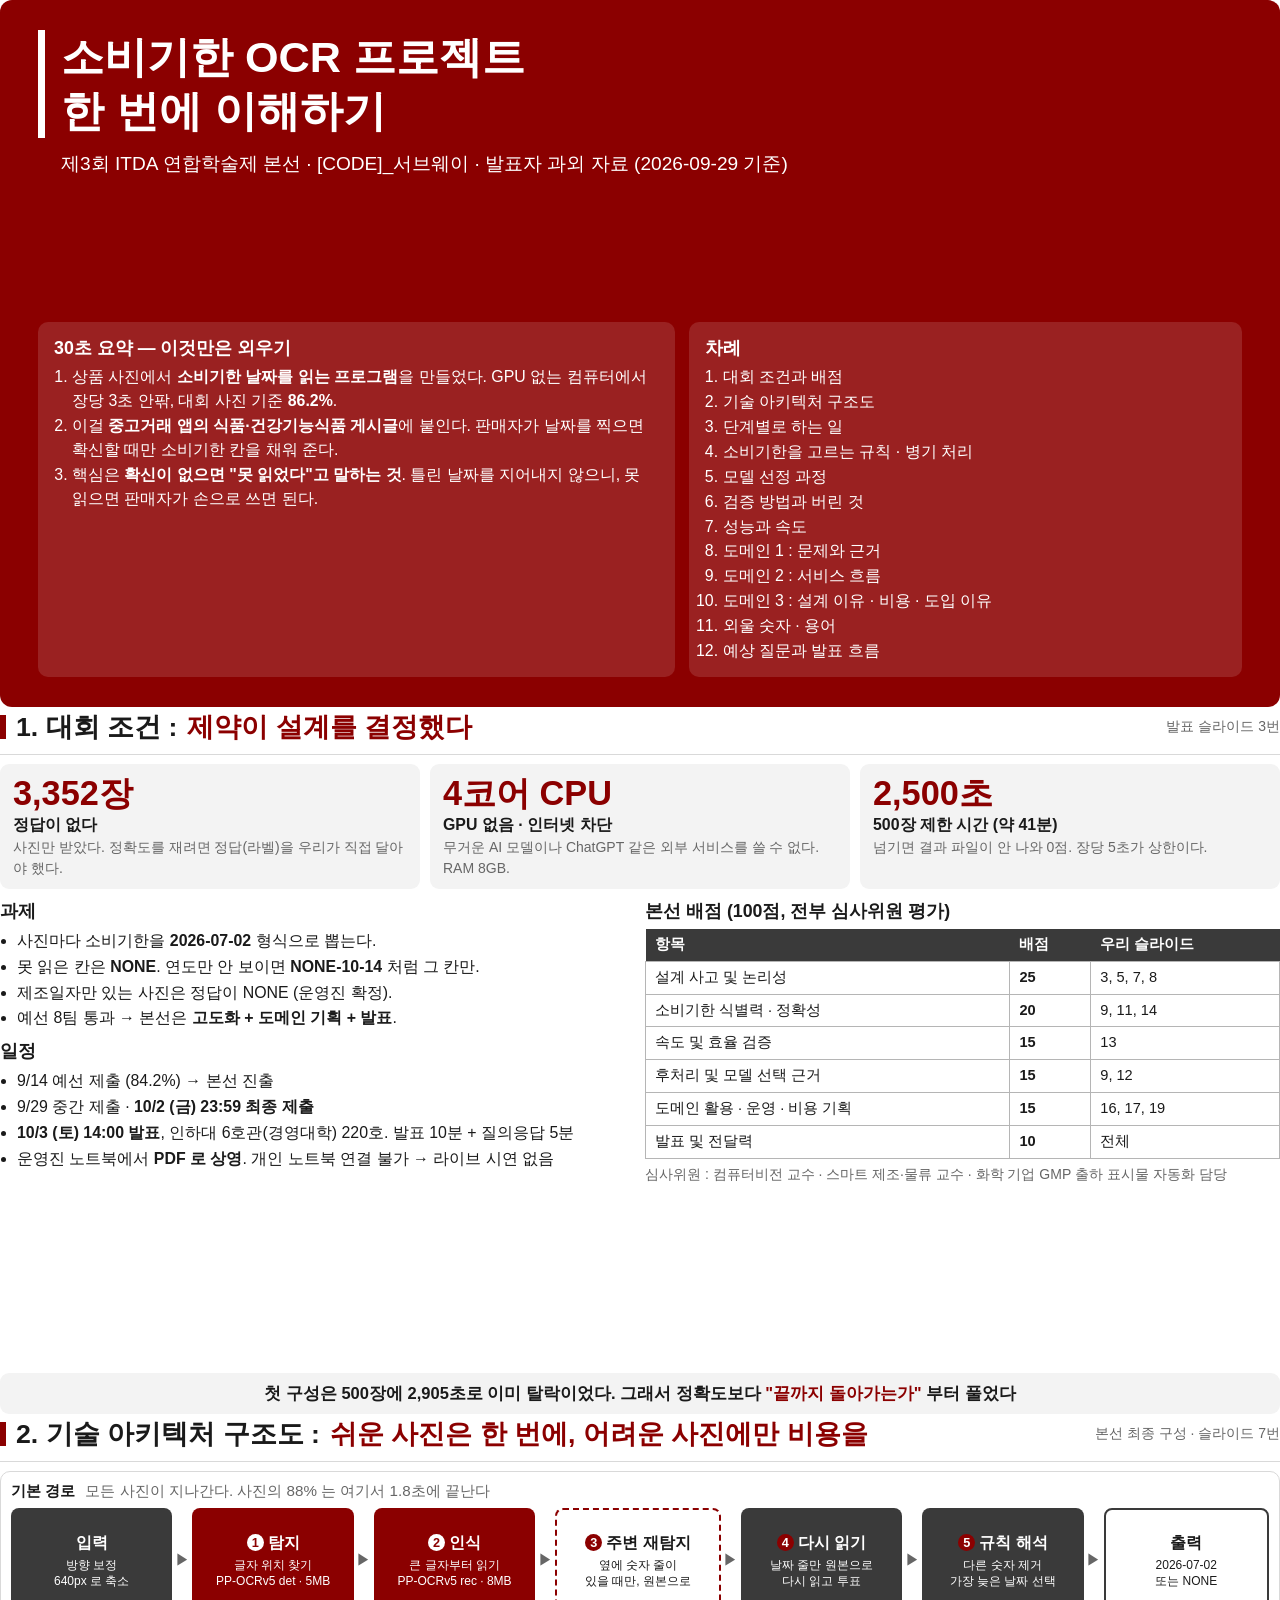
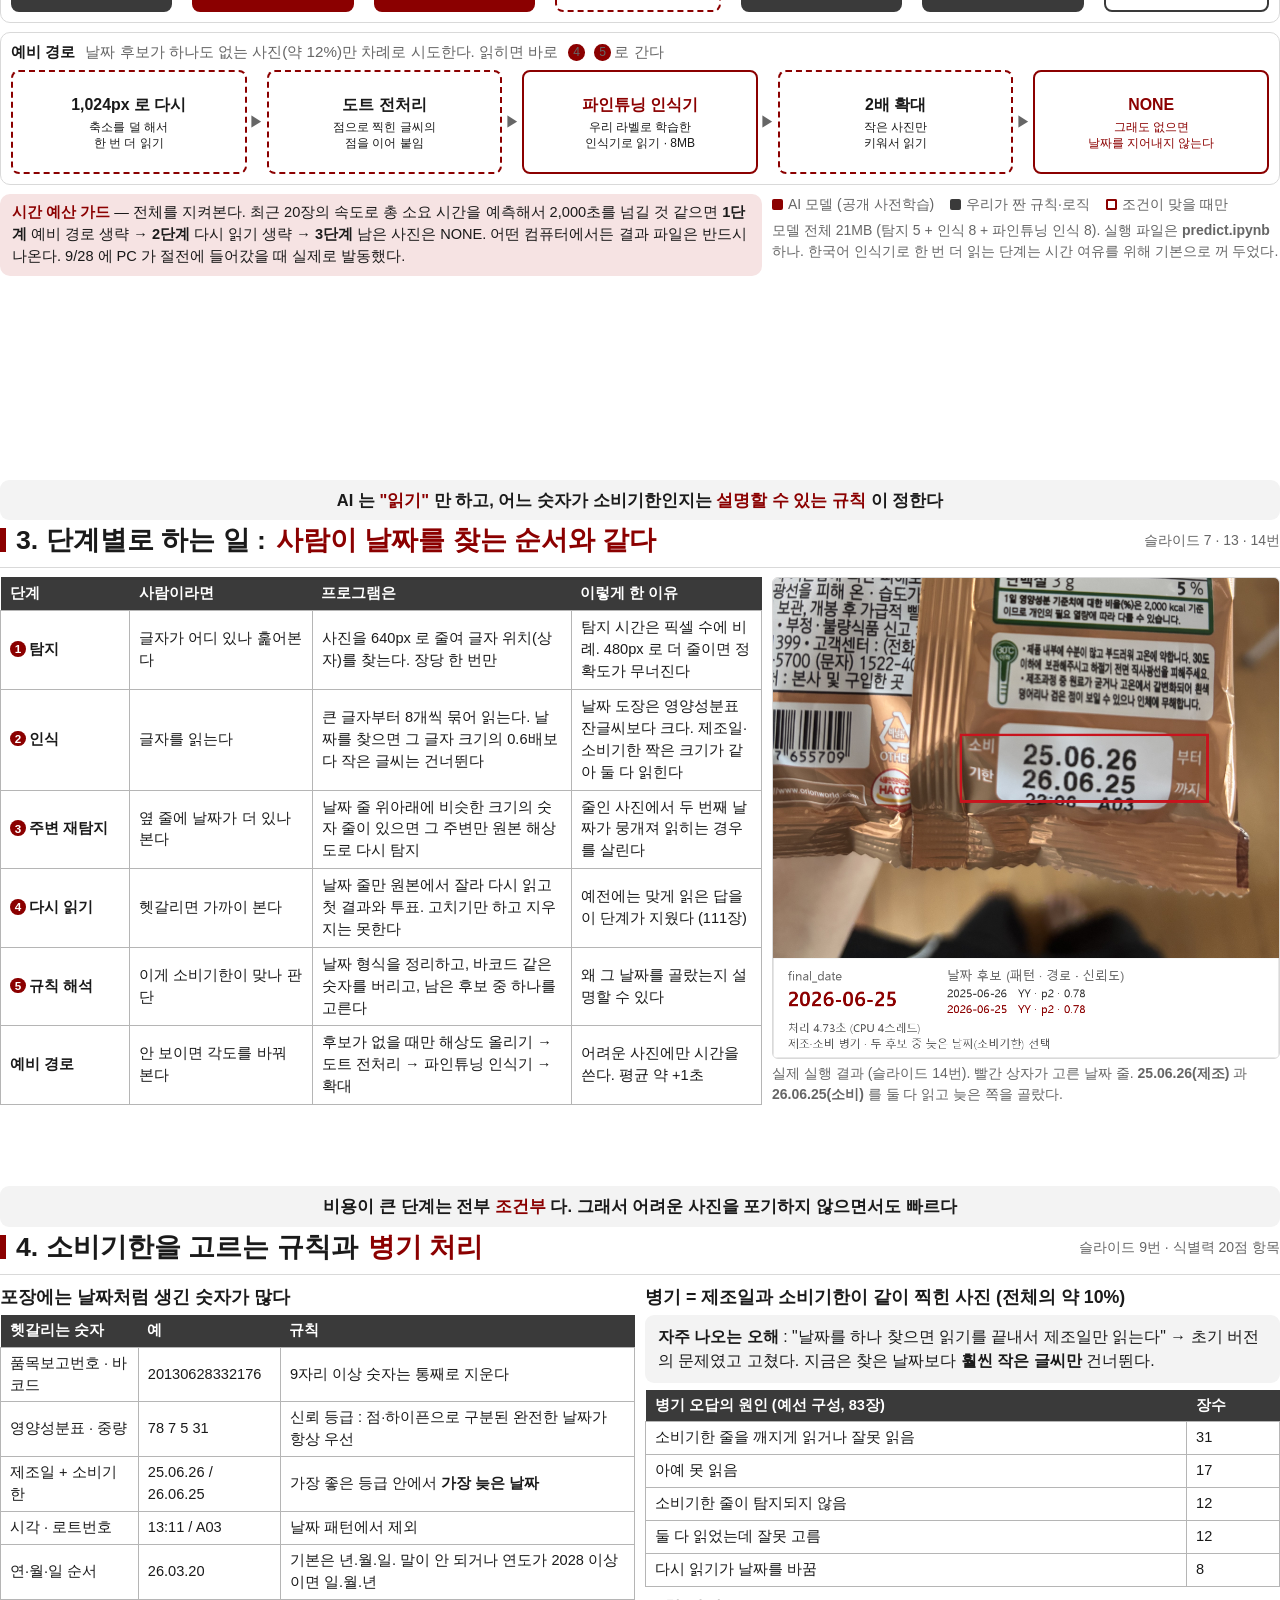
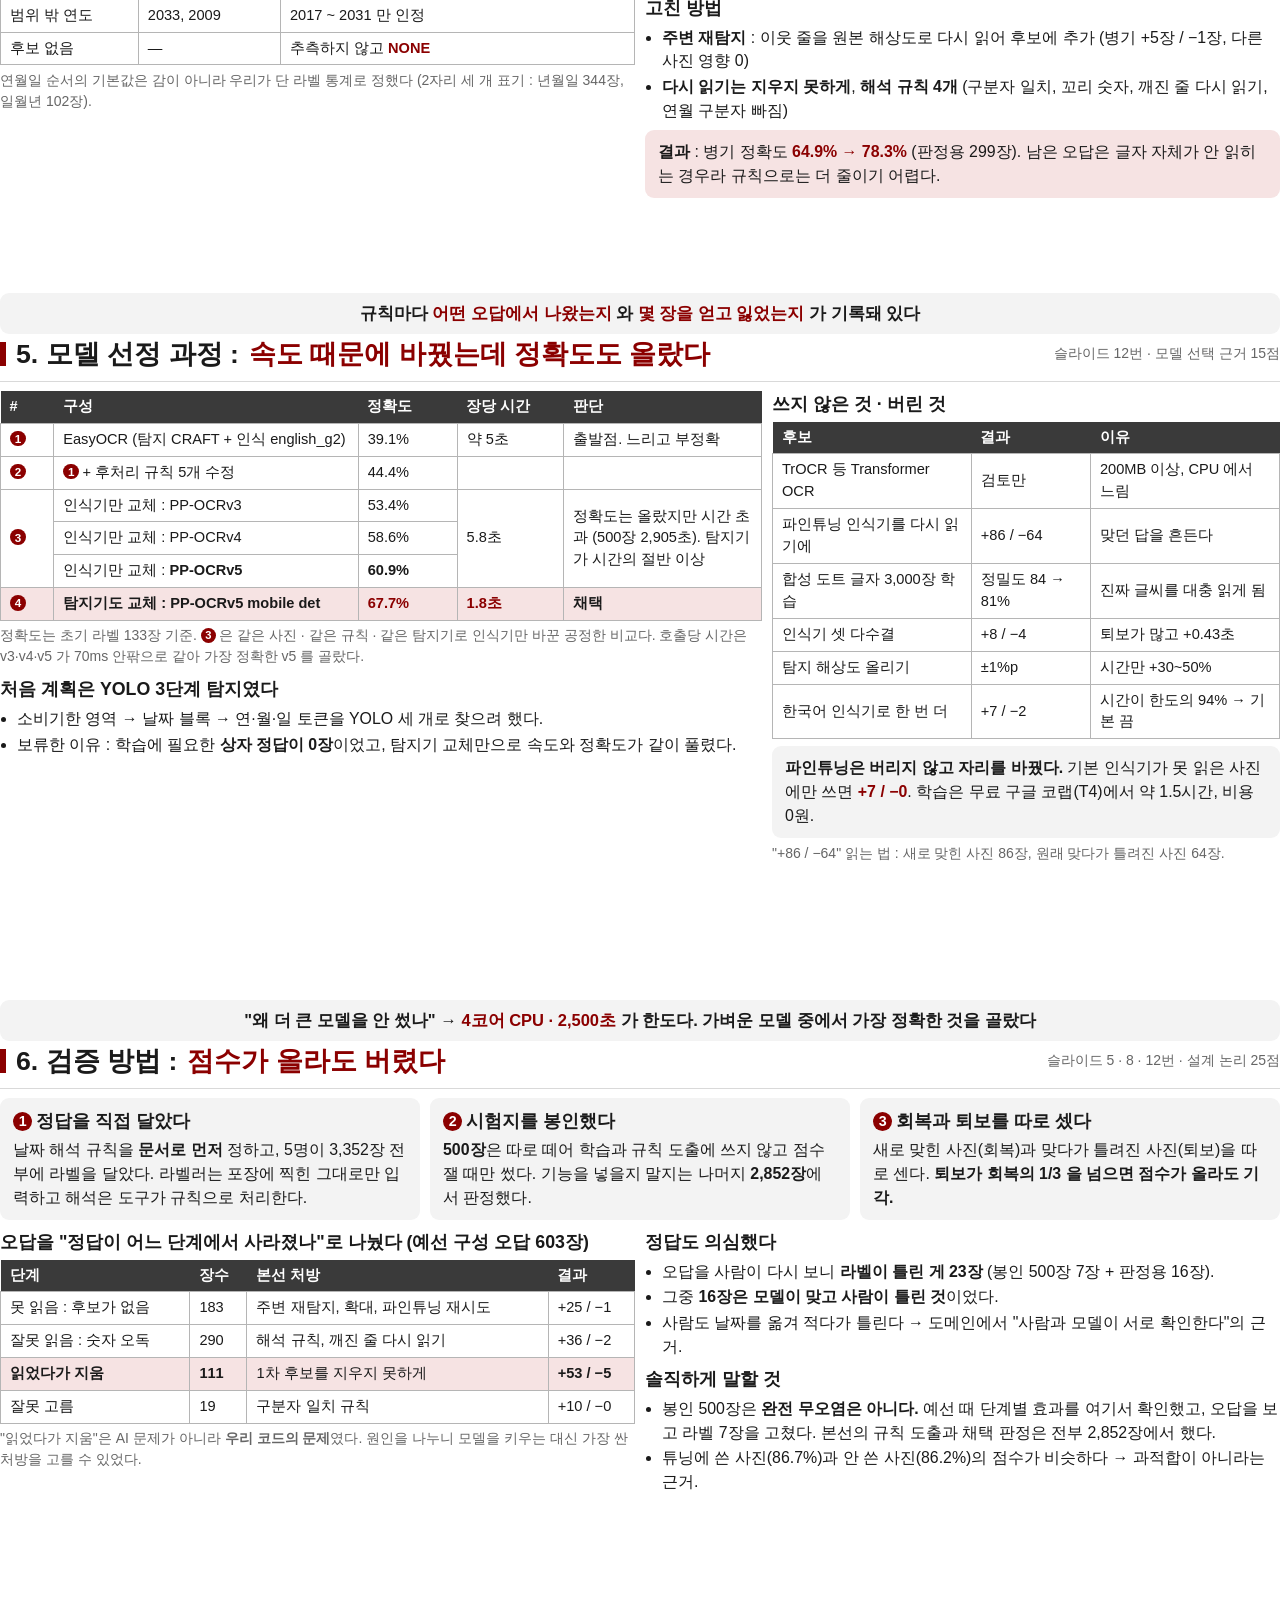
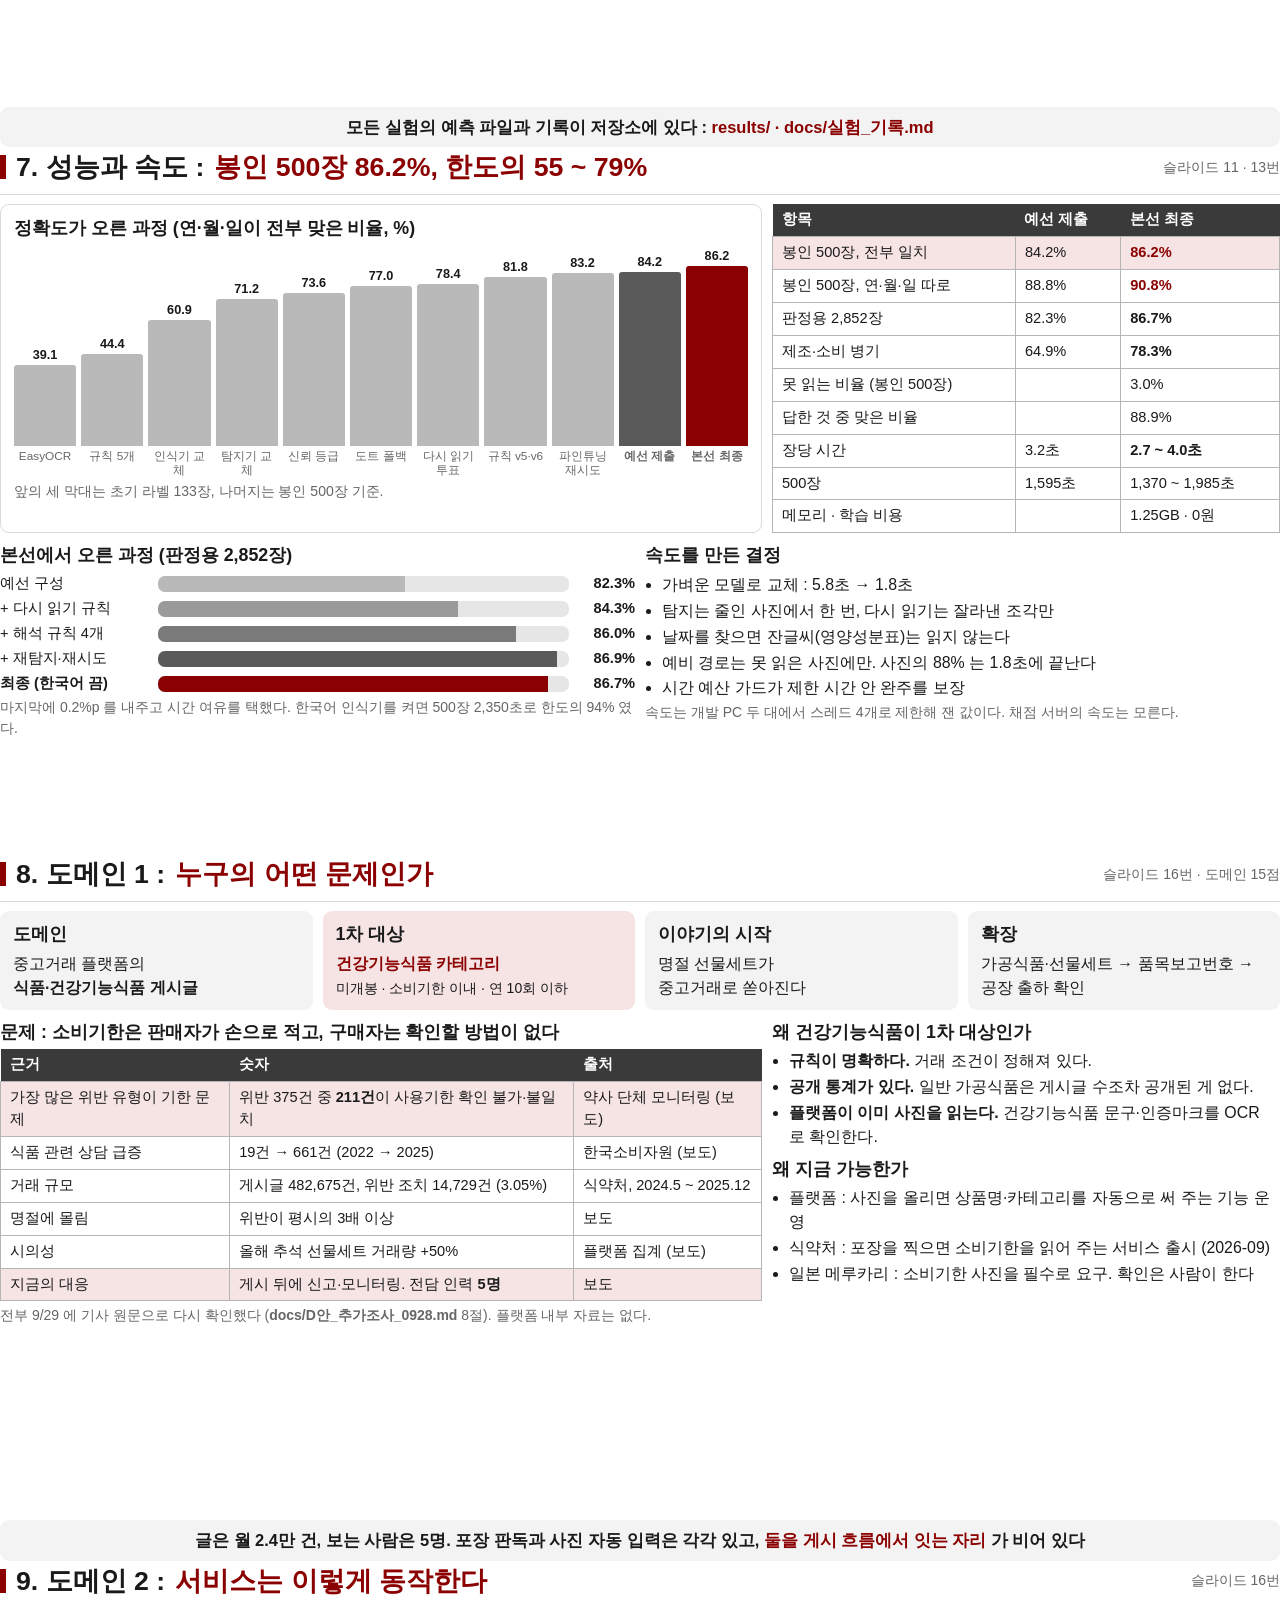
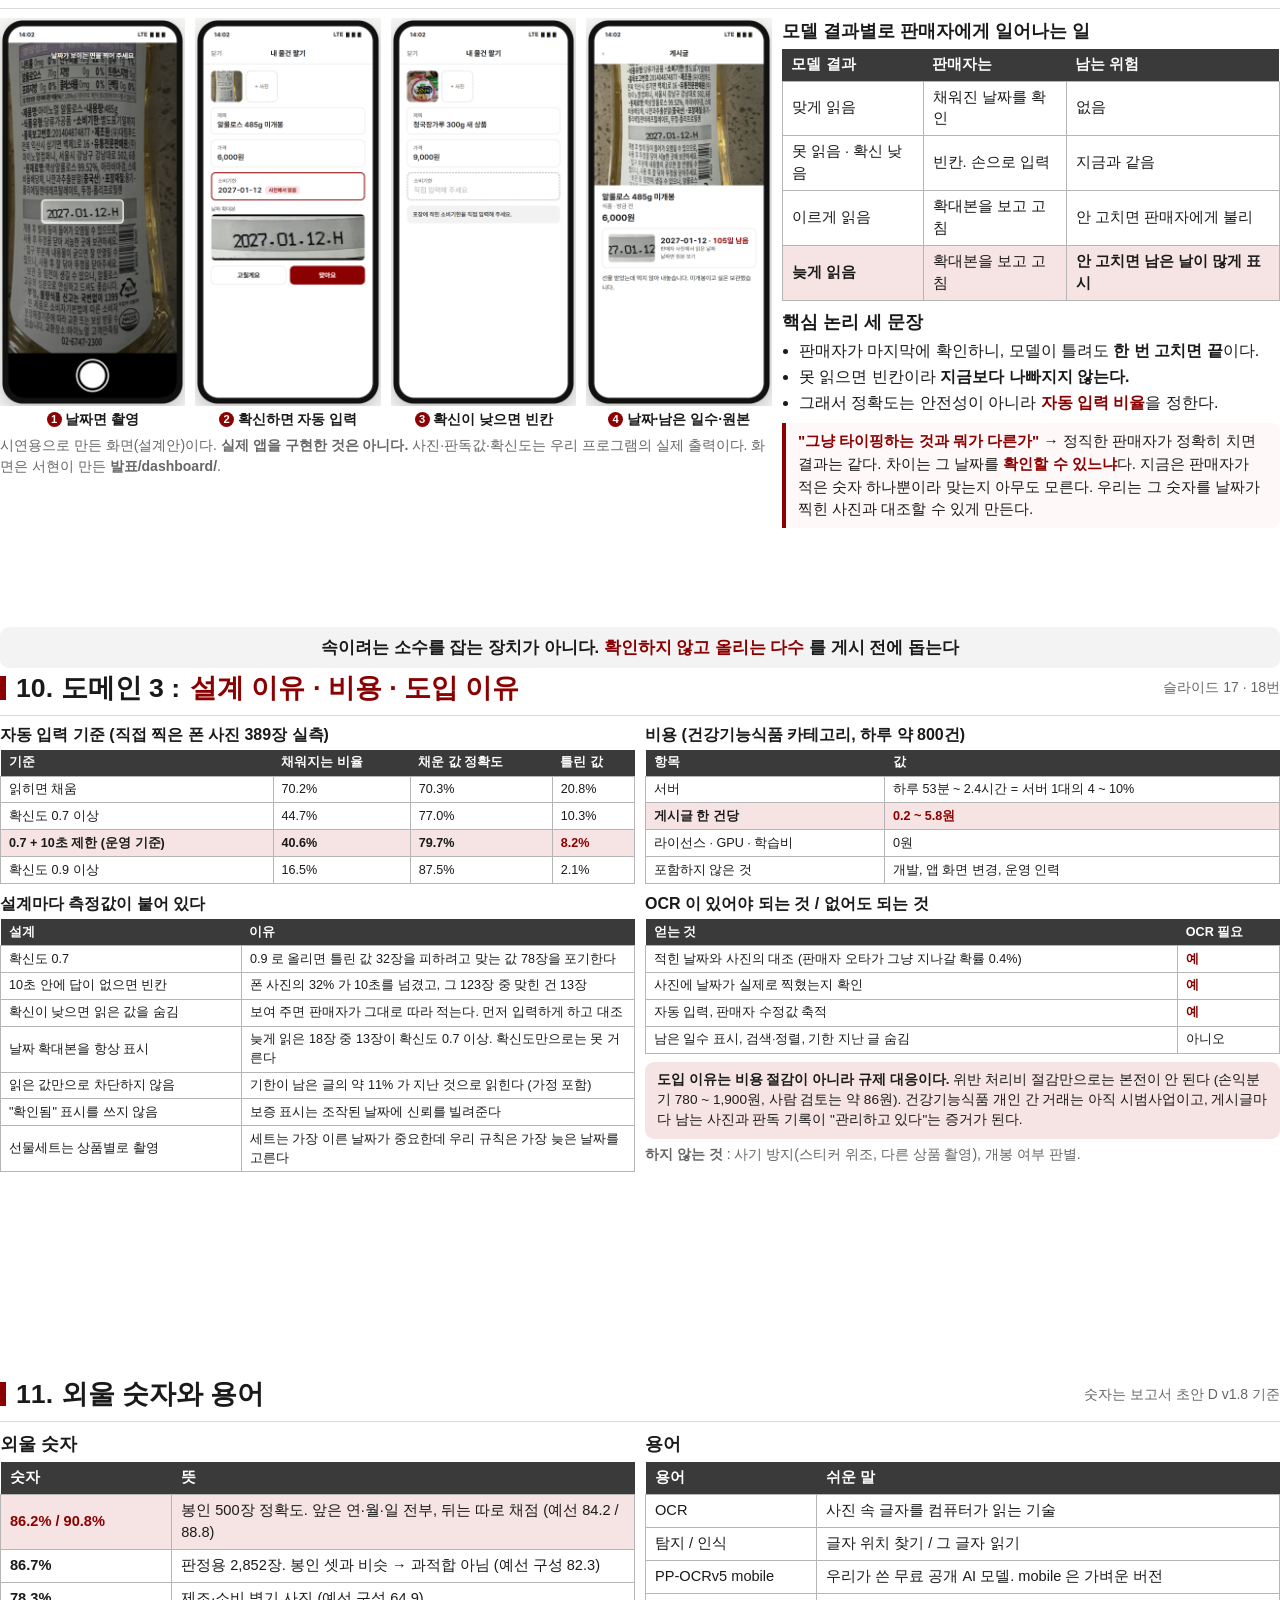
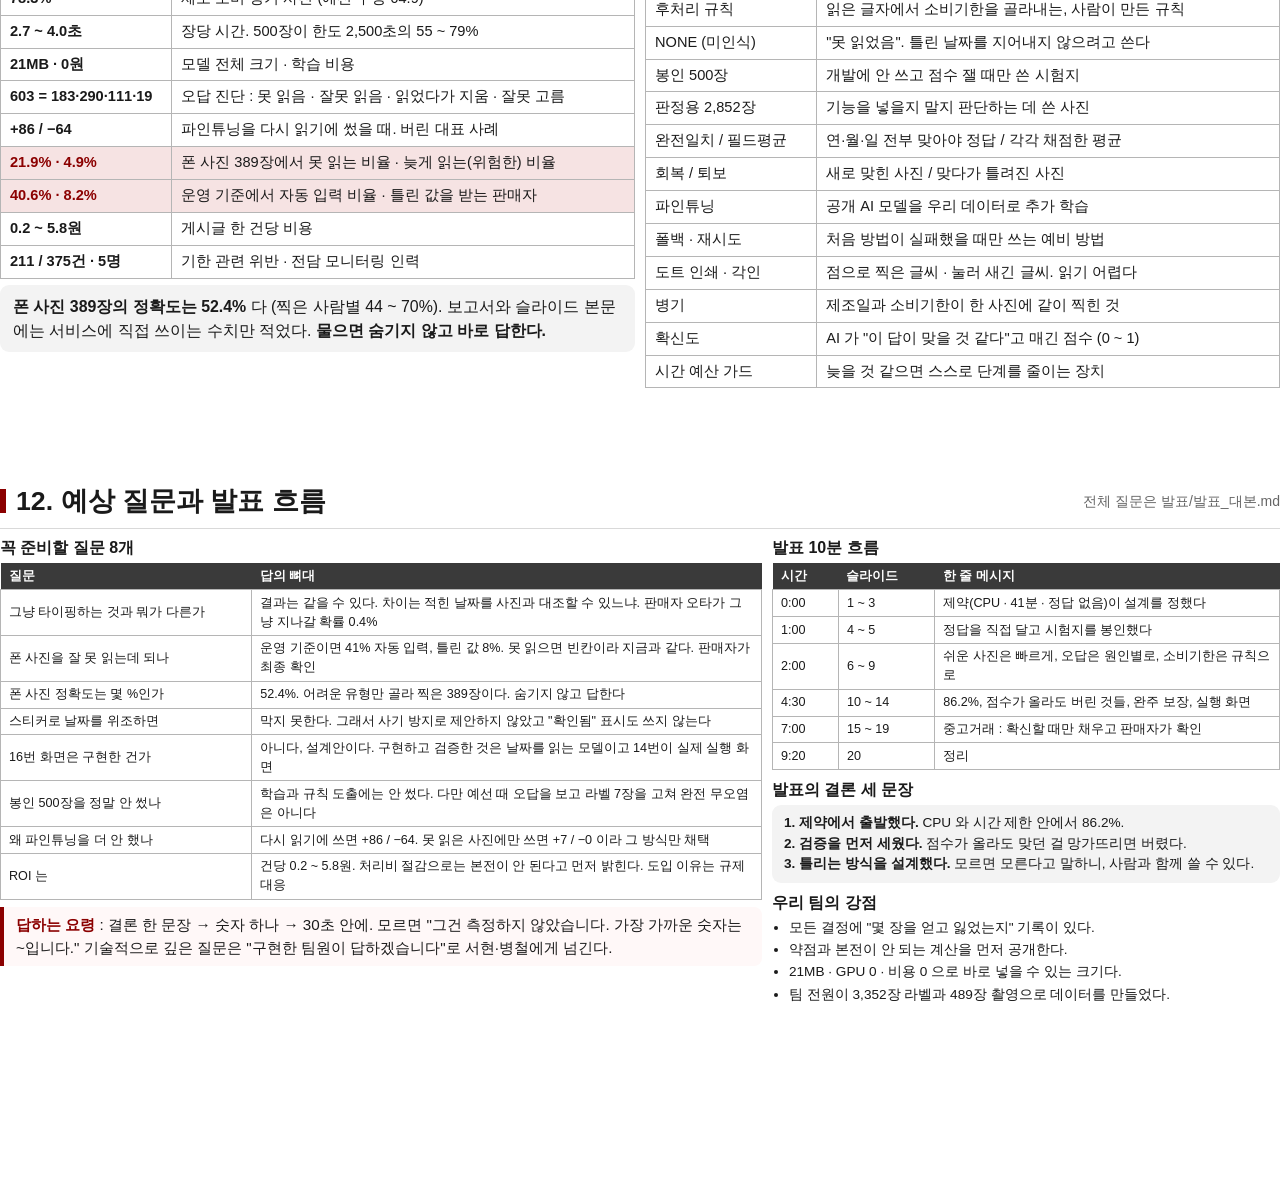
<file: 발표/과외자료/과외자료.html>
<!doctype html>
<html lang="ko">
<head>
<meta charset="utf-8">
<title>[CODE]_서브웨이 프로젝트 과외 자료</title>
<style>
  @page { size: A4 landscape; margin: 11mm 13mm; }
  :root { --red: #8B0000; --ink: #1A1A1A; --mute: #666; --line: #D9D9D9; --card: #F3F3F3; --pink: #F6E3E3; --dark: #3A3A3A; }
  * { box-sizing: border-box; margin: 0; padding: 0; }
  body { font-family: "Pretendard", "Malgun Gothic", sans-serif; font-weight: 500; color: var(--ink); font-size: 15.9px; line-height: 1.5; -webkit-print-color-adjust: exact; print-color-adjust: exact; }
  .page { height: 187mm; page-break-after: always; display: flex; flex-direction: column; gap: 9px; overflow: hidden; }
  .page:last-child { page-break-after: auto; }
  h1 { font-size: 26.7px; font-weight: 700; display: flex; align-items: center; gap: 10px; padding-bottom: 7px; border-bottom: 1.5px solid var(--line); }
  h1:before { content: ""; width: 6px; height: 24px; background: var(--red); }
  h1 em { font-style: normal; color: var(--red); }
  h1 span { margin-left: auto; font-size: 14.0px; font-weight: 500; color: var(--mute); }
  h2 { font-size: 17.8px; font-weight: 700; margin-bottom: 4px; }
  b, strong { font-weight: 700; }
  .r { color: var(--red); font-weight: 700; }
  .m { color: var(--mute); }
  .s { font-size: 14.0px; }
  .cols { display: grid; gap: 10px; }
  .c2 { grid-template-columns: 1fr 1fr; } .c3 { grid-template-columns: 1fr 1fr 1fr; } .c4 { grid-template-columns: repeat(4, 1fr); }
  .c32 { grid-template-columns: 3fr 2fr; } .c23 { grid-template-columns: 2fr 3fr; }
  .card { background: var(--card); border-radius: 9px; padding: 10px 13px; }
  .card.w { background: #fff; border: 1.5px solid var(--line); }
  .card.p { background: var(--pink); }
  .big { font-size: 34.3px; font-weight: 800; color: var(--red); line-height: 1.15; }
  .strip { background: var(--card); border-radius: 9px; padding: 8px 14px; text-align: center; font-weight: 700; font-size: 16.5px; margin-top: auto; }
  table { width: 100%; border-collapse: collapse; font-size: 14.6px; }
  th { background: var(--dark); color: #fff; font-weight: 700; text-align: left; padding: 5px 9px; }
  td { border: 1px solid #B5B5B5; padding: 5px 9px; vertical-align: middle; }
  tr.hl td { background: var(--pink); }
  ul { padding-left: 17px; } li { margin: 2px 0; }
  .say { border-left: 4px solid var(--red); background: #FFF8F8; padding: 7px 12px; border-radius: 0 8px 8px 0; font-size: 15.2px; }
  .say b { color: var(--red); }

  /* 표지 */
  .cover { background: var(--red); color: #fff; border-radius: 12px; padding: 30px 38px; flex: 1; display: flex; flex-direction: column; }
  .cover .t { font-size: 43.2px; font-weight: 800; line-height: 1.25; border-left: 7px solid #fff; padding-left: 16px; }
  .cover .st { font-size: 19.1px; margin-top: 12px; padding-left: 23px; font-weight: 500; }
  .cover .box { margin-top: auto; display: grid; grid-template-columns: 1.15fr 1fr; gap: 14px; }
  .cover .box > div { background: rgba(255,255,255,.13); border-radius: 10px; padding: 13px 16px; font-size: 15.9px; }
  .cover .box h2 { font-size: 17.8px; }
  .cover ol { padding-left: 18px; } .cover li { margin: 1px 0; }

  /* 구조도 */
  .flow { display: flex; align-items: stretch; gap: 0; }
  .node { flex: 1; border-radius: 8px; padding: 9px 8px; color: #fff; background: var(--dark); text-align: center; display: flex; flex-direction: column; justify-content: center; min-height: 104px; }
  .node.ai { background: var(--red); }
  .node.out { background: #fff; color: var(--ink); border: 2px solid var(--dark); }
  .node.cond { background: #fff; color: var(--ink); border: 2px dashed var(--red); }
  .node.none { background: #fff; color: var(--red); border: 2px solid var(--red); }
  .node .n { font-size: 15.9px; font-weight: 700; }
  .node .d { font-size: 13.1px; line-height: 1.35; margin-top: 2px; font-weight: 500; }
  .arr { width: 20px; display: flex; align-items: center; justify-content: center; color: var(--mute); font-size: 15.2px; flex: none; }
  .lane { border: 1.5px solid var(--line); border-radius: 10px; padding: 8px 10px 10px; }
  .lane .lt { font-size: 15.2px; font-weight: 700; margin-bottom: 6px; }
  .lane .lt span { font-weight: 500; color: var(--mute); margin-left: 6px; }
  .legend { display: flex; gap: 16px; font-size: 14.0px; color: var(--mute); }
  .legend i { display: inline-block; width: 11px; height: 11px; border-radius: 2px; margin-right: 5px; vertical-align: -1px; }
  .guard { background: var(--pink); border-radius: 10px; padding: 8px 12px; font-size: 14.6px; }

  .phones { display: flex; gap: 10px; align-items: flex-start; }
  .phones figure { flex: 1; text-align: center; }
  .phones img { width: 100%; display: block; }
  .phones figcaption { font-size: 14.0px; font-weight: 700; margin-top: 3px; }
  img.demo { width: 100%; border-radius: 6px; border: 1px solid var(--line); display: block; }
  .bar { display: flex; align-items: center; gap: 8px; font-size: 14.6px; margin: 3px 0; }
  .bar .nm { width: 150px; } .bar .tr { flex: 1; height: 16px; background: #E6E6E6; border-radius: 7px; overflow: hidden; } .bar .tr i { display: block; height: 100%; }
  .bar .v { width: 58px; text-align: right; font-weight: 700; }
  .hist { display: flex; align-items: flex-end; gap: 5px; height: 200px; padding-top: 20px; }
  .hist div { flex: 1; background: #B9B9B9; border-radius: 3px 3px 0 0; position: relative; }
  .hist div b { position: absolute; top: -19px; left: 0; right: 0; text-align: center; font-size: 12.7px; }
  .hist div.k { background: #5A5A5A; } .hist div.f { background: var(--red); }
  .histl { display: flex; gap: 5px; font-size: 11.8px; color: var(--mute); text-align: center; line-height: 1.2; margin-top: 3px; }
  .histl span { flex: 1; }
  .no { display: inline-flex; width: 1.35em; height: 1.35em; border-radius: 50%; background: var(--red); color: #fff; align-items: center; justify-content: center; font-size: .8em; font-weight: 700; margin-right: .3em; vertical-align: .08em; }
  .node.ai .no, .node .no.w { background: #fff; color: var(--red); }
  h1 .no { background: var(--ink); }
  .page.tight { font-size: 13.6px; gap: 7px; } .page.tight table { font-size: 12.6px; } .page.tight th, .page.tight td { padding: 3.5px 8px; } .page.tight h2 { font-size: 16px; margin-bottom: 3px; } .page.tight .card { padding: 8px 12px; }
  .node .d { font-size: 12px !important; }
</style>
</head>
<body>

<!-- 1 -->
<section class="page">
  <div class="cover">
    <div class="t">소비기한 OCR 프로젝트<br>한 번에 이해하기</div>
    <div class="st">제3회 ITDA 연합학술제 본선 · [CODE]_서브웨이 · 발표자 과외 자료 (2026-09-29 기준)</div>
    <div class="box">
      <div>
        <h2>30초 요약 — 이것만은 외우기</h2>
        <ol>
          <li>상품 사진에서 <b>소비기한 날짜를 읽는 프로그램</b>을 만들었다. GPU 없는 컴퓨터에서 장당 3초 안팎, 대회 사진 기준 <b>86.2%</b>.</li>
          <li>이걸 <b>중고거래 앱의 식품·건강기능식품 게시글</b>에 붙인다. 판매자가 날짜를 찍으면 확신할 때만 소비기한 칸을 채워 준다.</li>
          <li>핵심은 <b>확신이 없으면 "못 읽었다"고 말하는 것</b>. 틀린 날짜를 지어내지 않으니, 못 읽으면 판매자가 손으로 쓰면 된다.</li>
        </ol>
      </div>
      <div>
        <h2>차례</h2>
        <ol>
          <li>대회 조건과 배점</li><li>기술 아키텍처 구조도</li><li>단계별로 하는 일</li><li>소비기한을 고르는 규칙 · 병기 처리</li>
          <li>모델 선정 과정</li><li>검증 방법과 버린 것</li><li>성능과 속도</li><li>도메인 1 : 문제와 근거</li>
          <li>도메인 2 : 서비스 흐름</li><li>도메인 3 : 설계 이유 · 비용 · 도입 이유</li><li>외울 숫자 · 용어</li><li>예상 질문과 발표 흐름</li>
        </ol>
      </div>
    </div>
  </div>
</section>

<!-- 2 -->
<section class="page">
  <h1>1. 대회 조건 : <em>제약이 설계를 결정했다</em><span>발표 슬라이드 3번</span></h1>
  <div class="cols c3">
    <div class="card"><div class="big">3,352장</div><b>정답이 없다</b><div class="m s">사진만 받았다. 정확도를 재려면 정답(라벨)을 우리가 직접 달아야 했다.</div></div>
    <div class="card"><div class="big">4코어 CPU</div><b>GPU 없음 · 인터넷 차단</b><div class="m s">무거운 AI 모델이나 ChatGPT 같은 외부 서비스를 쓸 수 없다. RAM 8GB.</div></div>
    <div class="card"><div class="big">2,500초</div><b>500장 제한 시간 (약 41분)</b><div class="m s">넘기면 결과 파일이 안 나와 0점. 장당 5초가 상한이다.</div></div>
  </div>
  <div class="cols c2">
    <div>
      <h2>과제</h2>
      <ul>
        <li>사진마다 소비기한을 <b>2026-07-02</b> 형식으로 뽑는다.</li>
        <li>못 읽은 칸은 <b>NONE</b>. 연도만 안 보이면 <b>NONE-10-14</b> 처럼 그 칸만.</li>
        <li>제조일자만 있는 사진은 정답이 NONE (운영진 확정).</li>
        <li>예선 8팀 통과 → 본선은 <b>고도화 + 도메인 기획 + 발표</b>.</li>
      </ul>
      <h2 style="margin-top:8px">일정</h2>
      <ul>
        <li>9/14 예선 제출 (84.2%) → 본선 진출</li>
        <li>9/29 중간 제출 · <b>10/2 (금) 23:59 최종 제출</b></li>
        <li><b>10/3 (토) 14:00 발표</b>, 인하대 6호관(경영대학) 220호. 발표 10분 + 질의응답 5분</li>
        <li>운영진 노트북에서 <b>PDF 로 상영</b>. 개인 노트북 연결 불가 → 라이브 시연 없음</li>
      </ul>
    </div>
    <div>
      <h2>본선 배점 (100점, 전부 심사위원 평가)</h2>
      <table>
        <tr><th>항목</th><th>배점</th><th>우리 슬라이드</th></tr>
        <tr><td>설계 사고 및 논리성</td><td><b>25</b></td><td>3, 5, 7, 8</td></tr>
        <tr><td>소비기한 식별력 · 정확성</td><td><b>20</b></td><td>9, 11, 14</td></tr>
        <tr><td>속도 및 효율 검증</td><td><b>15</b></td><td>13</td></tr>
        <tr><td>후처리 및 모델 선택 근거</td><td><b>15</b></td><td>9, 12</td></tr>
        <tr><td>도메인 활용 · 운영 · 비용 기획</td><td><b>15</b></td><td>16, 17, 19</td></tr>
        <tr><td>발표 및 전달력</td><td><b>10</b></td><td>전체</td></tr>
      </table>
      <div class="m s" style="margin-top:5px">심사위원 : 컴퓨터비전 교수 · 스마트 제조·물류 교수 · 화학 기업 GMP 출하 표시물 자동화 담당</div>
    </div>
  </div>
  <div class="strip">첫 구성은 500장에 2,905초로 이미 탈락이었다. 그래서 정확도보다 <span class="r">"끝까지 돌아가는가"</span> 부터 풀었다</div>
</section>

<!-- 3 -->
<section class="page">
  <h1>2. 기술 아키텍처 구조도 : <em>쉬운 사진은 한 번에, 어려운 사진에만 비용을</em><span>본선 최종 구성 · 슬라이드 7번</span></h1>
  <div class="lane">
    <div class="lt">기본 경로 <span>모든 사진이 지나간다. 사진의 88% 는 여기서 1.8초에 끝난다</span></div>
    <div class="flow">
      <div class="node"><div class="n">입력</div><div class="d">방향 보정<br>640px 로 축소</div></div><div class="arr">▶</div>
      <div class="node ai"><div class="n"><span class="no">1</span>탐지</div><div class="d">글자 위치 찾기<br>PP-OCRv5 det · 5MB</div></div><div class="arr">▶</div>
      <div class="node ai"><div class="n"><span class="no">2</span>인식</div><div class="d">큰 글자부터 읽기<br>PP-OCRv5 rec · 8MB</div></div><div class="arr">▶</div>
      <div class="node cond"><div class="n"><span class="no">3</span>주변 재탐지</div><div class="d">옆에 숫자 줄이<br>있을 때만, 원본으로</div></div><div class="arr">▶</div>
      <div class="node"><div class="n"><span class="no">4</span>다시 읽기</div><div class="d">날짜 줄만 원본으로<br>다시 읽고 투표</div></div><div class="arr">▶</div>
      <div class="node"><div class="n"><span class="no">5</span>규칙 해석</div><div class="d">다른 숫자 제거<br>가장 늦은 날짜 선택</div></div><div class="arr">▶</div>
      <div class="node out"><div class="n">출력</div><div class="d">2026-07-02<br>또는 NONE</div></div>
    </div>
  </div>
  <div class="lane">
    <div class="lt">예비 경로 <span>날짜 후보가 하나도 없는 사진(약 12%)만 차례로 시도한다. 읽히면 바로 <span class="no">4</span><span class="no">5</span>로 간다</span></div>
    <div class="flow">
      <div class="node cond"><div class="n">1,024px 로 다시</div><div class="d">축소를 덜 해서<br>한 번 더 읽기</div></div><div class="arr">▶</div>
      <div class="node cond"><div class="n">도트 전처리</div><div class="d">점으로 찍힌 글씨의<br>점을 이어 붙임</div></div><div class="arr">▶</div>
      <div class="node cond" style="border-style:solid"><div class="n" style="color:var(--red)">파인튜닝 인식기</div><div class="d">우리 라벨로 학습한<br>인식기로 읽기 · 8MB</div></div><div class="arr">▶</div>
      <div class="node cond"><div class="n">2배 확대</div><div class="d">작은 사진만<br>키워서 읽기</div></div><div class="arr">▶</div>
      <div class="node none"><div class="n">NONE</div><div class="d">그래도 없으면<br>날짜를 지어내지 않는다</div></div>
    </div>
  </div>
  <div class="cols c32">
    <div class="guard"><b class="r">시간 예산 가드</b> — 전체를 지켜본다. 최근 20장의 속도로 총 소요 시간을 예측해서 2,000초를 넘길 것 같으면 <b>1단계</b> 예비 경로 생략 → <b>2단계</b> 다시 읽기 생략 → <b>3단계</b> 남은 사진은 NONE. 어떤 컴퓨터에서든 결과 파일은 반드시 나온다. 9/28 에 PC 가 절전에 들어갔을 때 실제로 발동했다.</div>
    <div>
      <div class="legend" style="flex-wrap:wrap; gap:6px 16px">
        <span><i style="background:var(--red)"></i>AI 모델 (공개 사전학습)</span>
        <span><i style="background:var(--dark)"></i>우리가 짠 규칙·로직</span>
        <span><i style="border:2px dashed var(--red)"></i>조건이 맞을 때만</span>
      </div>
      <div class="s m" style="margin-top:5px">모델 전체 21MB (탐지 5 + 인식 8 + 파인튜닝 인식 8). 실행 파일은 <b>predict.ipynb</b> 하나. 한국어 인식기로 한 번 더 읽는 단계는 시간 여유를 위해 기본으로 꺼 두었다.</div>
    </div>
  </div>
  <div class="strip">AI 는 <span class="r">"읽기"</span> 만 하고, 어느 숫자가 소비기한인지는 <span class="r">설명할 수 있는 규칙</span> 이 정한다</div>
</section>

<!-- 4 -->
<section class="page">
  <h1>3. 단계별로 하는 일 : <em>사람이 날짜를 찾는 순서와 같다</em><span>슬라이드 7 · 13 · 14번</span></h1>
  <div class="cols c32">
    <table>
      <tr><th style="width:17%">단계</th><th style="width:24%">사람이라면</th><th>프로그램은</th><th style="width:25%">이렇게 한 이유</th></tr>
      <tr><td><b><span class="no">1</span>탐지</b></td><td>글자가 어디 있나 훑어본다</td><td>사진을 640px 로 줄여 글자 위치(상자)를 찾는다. 장당 한 번만</td><td>탐지 시간은 픽셀 수에 비례. 480px 로 더 줄이면 정확도가 무너진다</td></tr>
      <tr><td><b><span class="no">2</span>인식</b></td><td>글자를 읽는다</td><td>큰 글자부터 8개씩 묶어 읽는다. 날짜를 찾으면 그 글자 크기의 0.6배보다 작은 글씨는 건너뛴다</td><td>날짜 도장은 영양성분표 잔글씨보다 크다. 제조일·소비기한 짝은 크기가 같아 둘 다 읽힌다</td></tr>
      <tr><td><b><span class="no">3</span>주변 재탐지</b></td><td>옆 줄에 날짜가 더 있나 본다</td><td>날짜 줄 위아래에 비슷한 크기의 숫자 줄이 있으면 그 주변만 원본 해상도로 다시 탐지</td><td>줄인 사진에서 두 번째 날짜가 뭉개져 읽히는 경우를 살린다</td></tr>
      <tr><td><b><span class="no">4</span>다시 읽기</b></td><td>헷갈리면 가까이 본다</td><td>날짜 줄만 원본에서 잘라 다시 읽고 첫 결과와 투표. 고치기만 하고 지우지는 못한다</td><td>예전에는 맞게 읽은 답을 이 단계가 지웠다 (111장)</td></tr>
      <tr><td><b><span class="no">5</span>규칙 해석</b></td><td>이게 소비기한이 맞나 판단</td><td>날짜 형식을 정리하고, 바코드 같은 숫자를 버리고, 남은 후보 중 하나를 고른다</td><td>왜 그 날짜를 골랐는지 설명할 수 있다</td></tr>
      <tr><td><b>예비 경로</b></td><td>안 보이면 각도를 바꿔 본다</td><td>후보가 없을 때만 해상도 올리기 → 도트 전처리 → 파인튜닝 인식기 → 확대</td><td>어려운 사진에만 시간을 쓴다. 평균 약 +1초</td></tr>
    </table>
    <div>
      <img class="demo" src="../src/img/demo_two.png" alt="">
      <div class="s m" style="margin-top:4px">실제 실행 결과 (슬라이드 14번). 빨간 상자가 고른 날짜 줄. <b>25.06.26(제조)</b> 과 <b>26.06.25(소비)</b> 를 둘 다 읽고 늦은 쪽을 골랐다.</div>
    </div>
  </div>
  <div class="strip">비용이 큰 단계는 전부 <span class="r">조건부</span> 다. 그래서 어려운 사진을 포기하지 않으면서도 빠르다</div>
</section>

<!-- 5 -->
<section class="page">
  <h1>4. 소비기한을 고르는 규칙과 <em>병기 처리</em><span>슬라이드 9번 · 식별력 20점 항목</span></h1>
  <div class="cols c2">
    <div>
      <h2>포장에는 날짜처럼 생긴 숫자가 많다</h2>
      <table>
        <tr><th>헷갈리는 숫자</th><th>예</th><th>규칙</th></tr>
        <tr><td>품목보고번호 · 바코드</td><td>20130628332176</td><td>9자리 이상 숫자는 통째로 지운다</td></tr>
        <tr><td>영양성분표 · 중량</td><td>78 7 5 31</td><td>신뢰 등급 : 점·하이픈으로 구분된 완전한 날짜가 항상 우선</td></tr>
        <tr><td>제조일 + 소비기한</td><td>25.06.26 / 26.06.25</td><td>가장 좋은 등급 안에서 <b>가장 늦은 날짜</b></td></tr>
        <tr><td>시각 · 로트번호</td><td>13:11 / A03</td><td>날짜 패턴에서 제외</td></tr>
        <tr><td>연·월·일 순서</td><td>26.03.20</td><td>기본은 년.월.일. 말이 안 되거나 연도가 2028 이상이면 일.월.년</td></tr>
        <tr><td>범위 밖 연도</td><td>2033, 2009</td><td>2017 ~ 2031 만 인정</td></tr>
        <tr><td>후보 없음</td><td>—</td><td>추측하지 않고 <b class="r">NONE</b></td></tr>
      </table>
      <div class="s m" style="margin-top:5px">연월일 순서의 기본값은 감이 아니라 우리가 단 라벨 통계로 정했다 (2자리 세 개 표기 : 년월일 344장, 일월년 102장).</div>
    </div>
    <div>
      <h2>병기 = 제조일과 소비기한이 같이 찍힌 사진 (전체의 약 10%)</h2>
      <div class="card" style="margin-bottom:7px">
        <b>자주 나오는 오해</b> : "날짜를 하나 찾으면 읽기를 끝내서 제조일만 읽는다" → 초기 버전의 문제였고 고쳤다. 지금은 찾은 날짜보다 <b>훨씬 작은 글씨만</b> 건너뛴다.
      </div>
      <table>
        <tr><th>병기 오답의 원인 (예선 구성, 83장)</th><th>장수</th></tr>
        <tr><td>소비기한 줄을 깨지게 읽거나 잘못 읽음</td><td>31</td></tr>
        <tr><td>아예 못 읽음</td><td>17</td></tr>
        <tr><td>소비기한 줄이 탐지되지 않음</td><td>12</td></tr>
        <tr><td>둘 다 읽었는데 잘못 고름</td><td>12</td></tr>
        <tr><td>다시 읽기가 날짜를 바꿈</td><td>8</td></tr>
      </table>
      <h2 style="margin-top:8px">고친 방법</h2>
      <ul>
        <li><b>주변 재탐지</b> : 이웃 줄을 원본 해상도로 다시 읽어 후보에 추가 (병기 +5장 / −1장, 다른 사진 영향 0)</li>
        <li><b>다시 읽기는 지우지 못하게</b>, <b>해석 규칙 4개</b> (구분자 일치, 꼬리 숫자, 깨진 줄 다시 읽기, 연월 구분자 빠짐)</li>
      </ul>
      <div class="card p" style="margin-top:7px"><b>결과</b> : 병기 정확도 <b class="r">64.9% → 78.3%</b> (판정용 299장). 남은 오답은 글자 자체가 안 읽히는 경우라 규칙으로는 더 줄이기 어렵다.</div>
    </div>
  </div>
  <div class="strip">규칙마다 <span class="r">어떤 오답에서 나왔는지</span> 와 <span class="r">몇 장을 얻고 잃었는지</span> 가 기록돼 있다</div>
</section>

<!-- 6 -->
<section class="page">
  <h1>5. 모델 선정 과정 : <em>속도 때문에 바꿨는데 정확도도 올랐다</em><span>슬라이드 12번 · 모델 선택 근거 15점</span></h1>
  <div class="cols c32">
    <div>
      <table>
        <tr><th style="width:7%">#</th><th>구성</th><th style="width:13%">정확도</th><th style="width:14%">장당 시간</th><th style="width:26%">판단</th></tr>
        <tr><td><span class="no">1</span></td><td>EasyOCR (탐지 CRAFT + 인식 english_g2)</td><td>39.1%</td><td>약 5초</td><td>출발점. 느리고 부정확</td></tr>
        <tr><td><span class="no">2</span></td><td><span class="no">1</span>+ 후처리 규칙 5개 수정</td><td>44.4%</td><td></td><td></td></tr>
        <tr><td rowspan="3"><span class="no">3</span></td><td>인식기만 교체 : PP-OCRv3</td><td>53.4%</td><td rowspan="3">5.8초</td><td rowspan="3">정확도는 올랐지만 시간 초과 (500장 2,905초). 탐지기가 시간의 절반 이상</td></tr>
        <tr><td>인식기만 교체 : PP-OCRv4</td><td>58.6%</td></tr>
        <tr><td>인식기만 교체 : <b>PP-OCRv5</b></td><td><b>60.9%</b></td></tr>
        <tr class="hl"><td><span class="no">4</span></td><td><b>탐지기도 교체 : PP-OCRv5 mobile det</b></td><td><b class="r">67.7%</b></td><td><b class="r">1.8초</b></td><td><b>채택</b></td></tr>
      </table>
      <div class="s m" style="margin-top:4px">정확도는 초기 라벨 133장 기준. <span class="no">3</span>은 같은 사진 · 같은 규칙 · 같은 탐지기로 인식기만 바꾼 공정한 비교다. 호출당 시간은 v3·v4·v5 가 70ms 안팎으로 같아 가장 정확한 v5 를 골랐다.</div>
      <h2 style="margin-top:9px">처음 계획은 YOLO 3단계 탐지였다</h2>
      <ul>
        <li>소비기한 영역 → 날짜 블록 → 연·월·일 토큰을 YOLO 세 개로 찾으려 했다.</li>
        <li>보류한 이유 : 학습에 필요한 <b>상자 정답이 0장</b>이었고, 탐지기 교체만으로 속도와 정확도가 같이 풀렸다.</li>
      </ul>
    </div>
    <div>
      <h2>쓰지 않은 것 · 버린 것</h2>
      <table>
        <tr><th>후보</th><th>결과</th><th>이유</th></tr>
        <tr><td>TrOCR 등 Transformer OCR</td><td>검토만</td><td>200MB 이상, CPU 에서 느림</td></tr>
        <tr><td>파인튜닝 인식기를 다시 읽기에</td><td>+86 / −64</td><td>맞던 답을 흔든다</td></tr>
        <tr><td>합성 도트 글자 3,000장 학습</td><td>정밀도 84 → 81%</td><td>진짜 글씨를 대충 읽게 됨</td></tr>
        <tr><td>인식기 셋 다수결</td><td>+8 / −4</td><td>퇴보가 많고 +0.43초</td></tr>
        <tr><td>탐지 해상도 올리기</td><td>±1%p</td><td>시간만 +30~50%</td></tr>
        <tr><td>한국어 인식기로 한 번 더</td><td>+7 / −2</td><td>시간이 한도의 94% → 기본 끔</td></tr>
      </table>
      <div class="card" style="margin-top:7px"><b>파인튜닝은 버리지 않고 자리를 바꿨다.</b> 기본 인식기가 못 읽은 사진에만 쓰면 <b class="r">+7 / −0</b>. 학습은 무료 구글 코랩(T4)에서 약 1.5시간, 비용 0원.</div>
      <div class="s m" style="margin-top:5px">"+86 / −64" 읽는 법 : 새로 맞힌 사진 86장, 원래 맞다가 틀려진 사진 64장.</div>
    </div>
  </div>
  <div class="strip">"왜 더 큰 모델을 안 썼나" → <span class="r">4코어 CPU · 2,500초</span> 가 한도다. 가벼운 모델 중에서 가장 정확한 것을 골랐다</div>
</section>

<!-- 7 -->
<section class="page">
  <h1>6. 검증 방법 : <em>점수가 올라도 버렸다</em><span>슬라이드 5 · 8 · 12번 · 설계 논리 25점</span></h1>
  <div class="cols c3">
    <div class="card"><h2><span class="no">1</span>정답을 직접 달았다</h2>날짜 해석 규칙을 <b>문서로 먼저</b> 정하고, 5명이 3,352장 전부에 라벨을 달았다. 라벨러는 포장에 찍힌 그대로만 입력하고 해석은 도구가 규칙으로 처리한다.</div>
    <div class="card"><h2><span class="no">2</span>시험지를 봉인했다</h2><b>500장</b>은 따로 떼어 학습과 규칙 도출에 쓰지 않고 점수 잴 때만 썼다. 기능을 넣을지 말지는 나머지 <b>2,852장</b>에서 판정했다.</div>
    <div class="card"><h2><span class="no">3</span>회복과 퇴보를 따로 셌다</h2>새로 맞힌 사진(회복)과 맞다가 틀려진 사진(퇴보)을 따로 센다. <b>퇴보가 회복의 1/3 을 넘으면 점수가 올라도 기각.</b></div>
  </div>
  <div class="cols c2">
    <div>
      <h2>오답을 "정답이 어느 단계에서 사라졌나"로 나눴다 (예선 구성 오답 603장)</h2>
      <table>
        <tr><th>단계</th><th>장수</th><th>본선 처방</th><th>결과</th></tr>
        <tr><td>못 읽음 : 후보가 없음</td><td>183</td><td>주변 재탐지, 확대, 파인튜닝 재시도</td><td>+25 / −1</td></tr>
        <tr><td>잘못 읽음 : 숫자 오독</td><td>290</td><td>해석 규칙, 깨진 줄 다시 읽기</td><td>+36 / −2</td></tr>
        <tr class="hl"><td><b>읽었다가 지움</b></td><td><b>111</b></td><td>1차 후보를 지우지 못하게</td><td><b>+53 / −5</b></td></tr>
        <tr><td>잘못 고름</td><td>19</td><td>구분자 일치 규칙</td><td>+10 / −0</td></tr>
      </table>
      <div class="s m" style="margin-top:4px">"읽었다가 지움"은 AI 문제가 아니라 <b>우리 코드의 문제</b>였다. 원인을 나누니 모델을 키우는 대신 가장 싼 처방을 고를 수 있었다.</div>
    </div>
    <div>
      <h2>정답도 의심했다</h2>
      <ul>
        <li>오답을 사람이 다시 보니 <b>라벨이 틀린 게 23장</b> (봉인 500장 7장 + 판정용 16장).</li>
        <li>그중 <b>16장은 모델이 맞고 사람이 틀린 것</b>이었다.</li>
        <li>사람도 날짜를 옮겨 적다가 틀린다 → 도메인에서 "사람과 모델이 서로 확인한다"의 근거.</li>
      </ul>
      <h2 style="margin-top:7px">솔직하게 말할 것</h2>
      <ul>
        <li>봉인 500장은 <b>완전 무오염은 아니다.</b> 예선 때 단계별 효과를 여기서 확인했고, 오답을 보고 라벨 7장을 고쳤다. 본선의 규칙 도출과 채택 판정은 전부 2,852장에서 했다.</li>
        <li>튜닝에 쓴 사진(86.7%)과 안 쓴 사진(86.2%)의 점수가 비슷하다 → 과적합이 아니라는 근거.</li>
      </ul>
    </div>
  </div>
  <div class="strip">모든 실험의 예측 파일과 기록이 저장소에 있다 : <span class="r">results/ · docs/실험_기록.md</span></div>
</section>

<!-- 8 -->
<section class="page">
  <h1>7. 성능과 속도 : <em>봉인 500장 86.2%, 한도의 55 ~ 79%</em><span>슬라이드 11 · 13번</span></h1>
  <div class="cols c32">
    <div class="card w">
      <h2>정확도가 오른 과정 (연·월·일이 전부 맞은 비율, %)</h2>
      <div class="hist">
        <div style="height:45%"><b>39.1</b></div><div style="height:51%"><b>44.4</b></div><div style="height:70%"><b>60.9</b></div><div style="height:82%"><b>71.2</b></div>
        <div style="height:85%"><b>73.6</b></div><div style="height:89%"><b>77.0</b></div><div style="height:90%"><b>78.4</b></div><div style="height:94%"><b>81.8</b></div>
        <div style="height:96%"><b>83.2</b></div><div class="k" style="height:97%"><b>84.2</b></div><div class="f" style="height:100%"><b>86.2</b></div>
      </div>
      <div class="histl"><span>EasyOCR</span><span>규칙 5개</span><span>인식기 교체</span><span>탐지기 교체</span><span>신뢰 등급</span><span>도트 폴백</span><span>다시 읽기 투표</span><span>규칙 v5·v6</span><span>파인튜닝 재시도</span><span><b>예선 제출</b></span><span><b>본선 최종</b></span></div>
      <div class="s m" style="margin-top:4px">앞의 세 막대는 초기 라벨 133장, 나머지는 봉인 500장 기준.</div>
    </div>
    <div>
      <table>
        <tr><th>항목</th><th>예선 제출</th><th>본선 최종</th></tr>
        <tr class="hl"><td>봉인 500장, 전부 일치</td><td>84.2%</td><td><b class="r">86.2%</b></td></tr>
        <tr><td>봉인 500장, 연·월·일 따로</td><td>88.8%</td><td><b class="r">90.8%</b></td></tr>
        <tr><td>판정용 2,852장</td><td>82.3%</td><td><b>86.7%</b></td></tr>
        <tr><td>제조·소비 병기</td><td>64.9%</td><td><b>78.3%</b></td></tr>
        <tr><td>못 읽는 비율 (봉인 500장)</td><td></td><td>3.0%</td></tr>
        <tr><td>답한 것 중 맞은 비율</td><td></td><td>88.9%</td></tr>
        <tr><td>장당 시간</td><td>3.2초</td><td><b>2.7 ~ 4.0초</b></td></tr>
        <tr><td>500장</td><td>1,595초</td><td>1,370 ~ 1,985초</td></tr>
        <tr><td>메모리 · 학습 비용</td><td></td><td>1.25GB · 0원</td></tr>
      </table>
    </div>
  </div>
  <div class="cols c2">
    <div>
      <h2>본선에서 오른 과정 (판정용 2,852장)</h2>
      <div class="bar"><span class="nm">예선 구성</span><span class="tr"><i style="width:60%; background:#B9B9B9"></i></span><span class="v">82.3%</span></div>
      <div class="bar"><span class="nm">+ 다시 읽기 규칙</span><span class="tr"><i style="width:73%; background:#9A9A9A"></i></span><span class="v">84.3%</span></div>
      <div class="bar"><span class="nm">+ 해석 규칙 4개</span><span class="tr"><i style="width:87%; background:#7A7A7A"></i></span><span class="v">86.0%</span></div>
      <div class="bar"><span class="nm">+ 재탐지·재시도</span><span class="tr"><i style="width:97%; background:#5A5A5A"></i></span><span class="v">86.9%</span></div>
      <div class="bar"><span class="nm"><b>최종 (한국어 끔)</b></span><span class="tr"><i style="width:95%; background:var(--red)"></i></span><span class="v">86.7%</span></div>
      <div class="s m">마지막에 0.2%p 를 내주고 시간 여유를 택했다. 한국어 인식기를 켜면 500장 2,350초로 한도의 94% 였다.</div>
    </div>
    <div>
      <h2>속도를 만든 결정</h2>
      <ul>
        <li>가벼운 모델로 교체 : 5.8초 → 1.8초</li>
        <li>탐지는 줄인 사진에서 한 번, 다시 읽기는 잘라낸 조각만</li>
        <li>날짜를 찾으면 잔글씨(영양성분표)는 읽지 않는다</li>
        <li>예비 경로는 못 읽은 사진에만. 사진의 88% 는 1.8초에 끝난다</li>
        <li>시간 예산 가드가 제한 시간 안 완주를 보장</li>
      </ul>
      <div class="s m">속도는 개발 PC 두 대에서 스레드 4개로 제한해 잰 값이다. 채점 서버의 속도는 모른다.</div>
    </div>
  </div>
</section>

<!-- 9 -->
<section class="page">
  <h1>8. 도메인 1 : <em>누구의 어떤 문제인가</em><span>슬라이드 16번 · 도메인 15점</span></h1>
  <div class="cols c4">
    <div class="card"><h2>도메인</h2>중고거래 플랫폼의<br><b>식품·건강기능식품 게시글</b></div>
    <div class="card p"><h2>1차 대상</h2><b class="r">건강기능식품 카테고리</b><br><span class="s">미개봉 · 소비기한 이내 · 연 10회 이하</span></div>
    <div class="card"><h2>이야기의 시작</h2>명절 선물세트가<br>중고거래로 쏟아진다</div>
    <div class="card"><h2>확장</h2>가공식품·선물세트 → 품목보고번호 → 공장 출하 확인</div>
  </div>
  <div class="cols c32">
    <div>
      <h2>문제 : 소비기한은 판매자가 손으로 적고, 구매자는 확인할 방법이 없다</h2>
      <table>
        <tr><th>근거</th><th>숫자</th><th>출처</th></tr>
        <tr class="hl"><td>가장 많은 위반 유형이 기한 문제</td><td>위반 375건 중 <b>211건</b>이 사용기한 확인 불가·불일치</td><td>약사 단체 모니터링 (보도)</td></tr>
        <tr><td>식품 관련 상담 급증</td><td>19건 → 661건 (2022 → 2025)</td><td>한국소비자원 (보도)</td></tr>
        <tr><td>거래 규모</td><td>게시글 482,675건, 위반 조치 14,729건 (3.05%)</td><td>식약처, 2024.5 ~ 2025.12</td></tr>
        <tr><td>명절에 몰림</td><td>위반이 평시의 3배 이상</td><td>보도</td></tr>
        <tr><td>시의성</td><td>올해 추석 선물세트 거래량 +50%</td><td>플랫폼 집계 (보도)</td></tr>
        <tr class="hl"><td>지금의 대응</td><td>게시 뒤에 신고·모니터링. 전담 인력 <b>5명</b></td><td>보도</td></tr>
      </table>
      <div class="s m" style="margin-top:4px">전부 9/29 에 기사 원문으로 다시 확인했다 (<b>docs/D안_추가조사_0928.md</b> 8절). 플랫폼 내부 자료는 없다.</div>
    </div>
    <div>
      <h2>왜 건강기능식품이 1차 대상인가</h2>
      <ul>
        <li><b>규칙이 명확하다.</b> 거래 조건이 정해져 있다.</li>
        <li><b>공개 통계가 있다.</b> 일반 가공식품은 게시글 수조차 공개된 게 없다.</li>
        <li><b>플랫폼이 이미 사진을 읽는다.</b> 건강기능식품 문구·인증마크를 OCR 로 확인한다.</li>
      </ul>
      <h2 style="margin-top:7px">왜 지금 가능한가</h2>
      <ul>
        <li>플랫폼 : 사진을 올리면 상품명·카테고리를 자동으로 써 주는 기능 운영</li>
        <li>식약처 : 포장을 찍으면 소비기한을 읽어 주는 서비스 출시 (2026-09)</li>
        <li>일본 메루카리 : 소비기한 사진을 필수로 요구. 확인은 사람이 한다</li>
      </ul>
    </div>
  </div>
  <div class="strip">글은 월 2.4만 건, 보는 사람은 5명. 포장 판독과 사진 자동 입력은 각각 있고, <span class="r">둘을 게시 흐름에서 잇는 자리</span> 가 비어 있다</div>
</section>

<!-- 10 -->
<section class="page">
  <h1>9. 도메인 2 : <em>서비스는 이렇게 동작한다</em><span>슬라이드 16번</span></h1>
  <div class="cols" style="grid-template-columns: 1.55fr 1fr">
    <div>
      <div class="phones">
        <figure><img src="../src/img/dash_phone1.png" alt=""><figcaption><span class="no">1</span>날짜면 촬영</figcaption></figure>
        <figure><img src="../src/img/dash_phone2.png" alt=""><figcaption><span class="no">2</span>확신하면 자동 입력</figcaption></figure>
        <figure><img src="../src/img/dash_phone3.png" alt=""><figcaption><span class="no">3</span>확신이 낮으면 빈칸</figcaption></figure>
        <figure><img src="../src/img/dash_phone4.png" alt=""><figcaption><span class="no">4</span>날짜·남은 일수·원본</figcaption></figure>
      </div>
      <div class="s m" style="margin-top:5px">시연용으로 만든 화면(설계안)이다. <b>실제 앱을 구현한 것은 아니다.</b> 사진·판독값·확신도는 우리 프로그램의 실제 출력이다. 화면은 서현이 만든 <b>발표/dashboard/</b>.</div>
    </div>
    <div>
      <h2>모델 결과별로 판매자에게 일어나는 일</h2>
      <table>
        <tr><th>모델 결과</th><th>판매자는</th><th>남는 위험</th></tr>
        <tr><td>맞게 읽음</td><td>채워진 날짜를 확인</td><td>없음</td></tr>
        <tr><td>못 읽음 · 확신 낮음</td><td>빈칸. 손으로 입력</td><td>지금과 같음</td></tr>
        <tr><td>이르게 읽음</td><td>확대본을 보고 고침</td><td>안 고치면 판매자에게 불리</td></tr>
        <tr class="hl"><td><b>늦게 읽음</b></td><td>확대본을 보고 고침</td><td><b>안 고치면 남은 날이 많게 표시</b></td></tr>
      </table>
      <h2 style="margin-top:8px">핵심 논리 세 문장</h2>
      <ul>
        <li>판매자가 마지막에 확인하니, 모델이 틀려도 <b>한 번 고치면 끝</b>이다.</li>
        <li>못 읽으면 빈칸이라 <b>지금보다 나빠지지 않는다.</b></li>
        <li>그래서 정확도는 안전성이 아니라 <b class="r">자동 입력 비율</b>을 정한다.</li>
      </ul>
      <div class="say" style="margin-top:8px"><b>"그냥 타이핑하는 것과 뭐가 다른가"</b> → 정직한 판매자가 정확히 치면 결과는 같다. 차이는 그 날짜를 <b>확인할 수 있느냐</b>다. 지금은 판매자가 적은 숫자 하나뿐이라 맞는지 아무도 모른다. 우리는 그 숫자를 날짜가 찍힌 사진과 대조할 수 있게 만든다.</div>
    </div>
  </div>
  <div class="strip">속이려는 소수를 잡는 장치가 아니다. <span class="r">확인하지 않고 올리는 다수</span> 를 게시 전에 돕는다</div>
</section>

<!-- 11 -->
<section class="page tight">
  <h1>10. 도메인 3 : <em>설계 이유 · 비용 · 도입 이유</em><span>슬라이드 17 · 18번</span></h1>
  <div class="cols c2">
    <div>
      <h2>자동 입력 기준 (직접 찍은 폰 사진 389장 실측)</h2>
      <table>
        <tr><th style="width:43%">기준</th><th>채워지는 비율</th><th>채운 값 정확도</th><th>틀린 값</th></tr>
        <tr><td>읽히면 채움</td><td>70.2%</td><td>70.3%</td><td>20.8%</td></tr>
        <tr><td>확신도 0.7 이상</td><td>44.7%</td><td>77.0%</td><td>10.3%</td></tr>
        <tr class="hl"><td><b>0.7 + 10초 제한 (운영 기준)</b></td><td><b>40.6%</b></td><td><b>79.7%</b></td><td><b class="r">8.2%</b></td></tr>
        <tr><td>확신도 0.9 이상</td><td>16.5%</td><td>87.5%</td><td>2.1%</td></tr>
      </table>
      <h2 style="margin-top:8px">설계마다 측정값이 붙어 있다</h2>
      <table>
        <tr><th style="width:38%">설계</th><th>이유</th></tr>
        <tr><td>확신도 0.7</td><td>0.9 로 올리면 틀린 값 32장을 피하려고 맞는 값 78장을 포기한다</td></tr>
        <tr><td>10초 안에 답이 없으면 빈칸</td><td>폰 사진의 32% 가 10초를 넘겼고, 그 123장 중 맞힌 건 13장</td></tr>
        <tr><td>확신이 낮으면 읽은 값을 숨김</td><td>보여 주면 판매자가 그대로 따라 적는다. 먼저 입력하게 하고 대조</td></tr>
        <tr><td>날짜 확대본을 항상 표시</td><td>늦게 읽은 18장 중 13장이 확신도 0.7 이상. 확신도만으로는 못 거른다</td></tr>
        <tr><td>읽은 값만으로 차단하지 않음</td><td>기한이 남은 글의 약 11% 가 지난 것으로 읽힌다 (가정 포함)</td></tr>
        <tr><td>"확인됨" 표시를 쓰지 않음</td><td>보증 표시는 조작된 날짜에 신뢰를 빌려준다</td></tr>
        <tr><td>선물세트는 상품별로 촬영</td><td>세트는 가장 이른 날짜가 중요한데 우리 규칙은 가장 늦은 날짜를 고른다</td></tr>
      </table>
    </div>
    <div>
      <h2>비용 (건강기능식품 카테고리, 하루 약 800건)</h2>
      <table>
        <tr><th>항목</th><th>값</th></tr>
        <tr><td>서버</td><td>하루 53분 ~ 2.4시간 = 서버 1대의 4 ~ 10%</td></tr>
        <tr class="hl"><td><b>게시글 한 건당</b></td><td><b class="r">0.2 ~ 5.8원</b></td></tr>
        <tr><td>라이선스 · GPU · 학습비</td><td>0원</td></tr>
        <tr><td>포함하지 않은 것</td><td>개발, 앱 화면 변경, 운영 인력</td></tr>
      </table>
      <h2 style="margin-top:8px">OCR 이 있어야 되는 것 / 없어도 되는 것</h2>
      <table>
        <tr><th>얻는 것</th><th>OCR 필요</th></tr>
        <tr><td>적힌 날짜와 사진의 대조 (판매자 오타가 그냥 지나갈 확률 0.4%)</td><td><b class="r">예</b></td></tr>
        <tr><td>사진에 날짜가 실제로 찍혔는지 확인</td><td><b class="r">예</b></td></tr>
        <tr><td>자동 입력, 판매자 수정값 축적</td><td><b class="r">예</b></td></tr>
        <tr><td>남은 일수 표시, 검색·정렬, 기한 지난 글 숨김</td><td>아니오</td></tr>
      </table>
      <div class="card p" style="margin-top:8px"><b>도입 이유는 비용 절감이 아니라 규제 대응이다.</b> 위반 처리비 절감만으로는 본전이 안 된다 (손익분기 780 ~ 1,900원, 사람 검토는 약 86원). 건강기능식품 개인 간 거래는 아직 시범사업이고, 게시글마다 남는 사진과 판독 기록이 "관리하고 있다"는 증거가 된다.</div>
      <div class="s m" style="margin-top:5px"><b>하지 않는 것</b> : 사기 방지(스티커 위조, 다른 상품 촬영), 개봉 여부 판별.</div>
    </div>
  </div>
</section>

<!-- 12 -->
<section class="page">
  <h1>11. 외울 숫자와 용어<span>숫자는 보고서 초안 D v1.8 기준</span></h1>
  <div class="cols c2">
    <div>
      <h2>외울 숫자</h2>
      <table>
        <tr><th style="width:27%">숫자</th><th>뜻</th></tr>
        <tr class="hl"><td><b class="r">86.2% / 90.8%</b></td><td>봉인 500장 정확도. 앞은 연·월·일 전부, 뒤는 따로 채점 (예선 84.2 / 88.8)</td></tr>
        <tr><td><b>86.7%</b></td><td>판정용 2,852장. 봉인 셋과 비슷 → 과적합 아님 (예선 구성 82.3)</td></tr>
        <tr><td><b>78.3%</b></td><td>제조·소비 병기 사진 (예선 구성 64.9)</td></tr>
        <tr><td><b>2.7 ~ 4.0초</b></td><td>장당 시간. 500장이 한도 2,500초의 55 ~ 79%</td></tr>
        <tr><td><b>21MB · 0원</b></td><td>모델 전체 크기 · 학습 비용</td></tr>
        <tr><td><b>603 = 183·290·111·19</b></td><td>오답 진단 : 못 읽음 · 잘못 읽음 · 읽었다가 지움 · 잘못 고름</td></tr>
        <tr><td><b>+86 / −64</b></td><td>파인튜닝을 다시 읽기에 썼을 때. 버린 대표 사례</td></tr>
        <tr class="hl"><td><b class="r">21.9% · 4.9%</b></td><td>폰 사진 389장에서 못 읽는 비율 · 늦게 읽는(위험한) 비율</td></tr>
        <tr class="hl"><td><b class="r">40.6% · 8.2%</b></td><td>운영 기준에서 자동 입력 비율 · 틀린 값을 받는 판매자</td></tr>
        <tr><td><b>0.2 ~ 5.8원</b></td><td>게시글 한 건당 비용</td></tr>
        <tr><td><b>211 / 375건 · 5명</b></td><td>기한 관련 위반 · 전담 모니터링 인력</td></tr>
      </table>
      <div class="card" style="margin-top:6px"><b>폰 사진 389장의 정확도는 52.4%</b> 다 (찍은 사람별 44 ~ 70%). 보고서와 슬라이드 본문에는 서비스에 직접 쓰이는 수치만 적었다. <b>물으면 숨기지 않고 바로 답한다.</b></div>
    </div>
    <div>
      <h2>용어</h2>
      <table>
        <tr><th style="width:27%">용어</th><th>쉬운 말</th></tr>
        <tr><td>OCR</td><td>사진 속 글자를 컴퓨터가 읽는 기술</td></tr>
        <tr><td>탐지 / 인식</td><td>글자 위치 찾기 / 그 글자 읽기</td></tr>
        <tr><td>PP-OCRv5 mobile</td><td>우리가 쓴 무료 공개 AI 모델. mobile 은 가벼운 버전</td></tr>
        <tr><td>후처리 규칙</td><td>읽은 글자에서 소비기한을 골라내는, 사람이 만든 규칙</td></tr>
        <tr><td>NONE (미인식)</td><td>"못 읽었음". 틀린 날짜를 지어내지 않으려고 쓴다</td></tr>
        <tr><td>봉인 500장</td><td>개발에 안 쓰고 점수 잴 때만 쓴 시험지</td></tr>
        <tr><td>판정용 2,852장</td><td>기능을 넣을지 말지 판단하는 데 쓴 사진</td></tr>
        <tr><td>완전일치 / 필드평균</td><td>연·월·일 전부 맞아야 정답 / 각각 채점한 평균</td></tr>
        <tr><td>회복 / 퇴보</td><td>새로 맞힌 사진 / 맞다가 틀려진 사진</td></tr>
        <tr><td>파인튜닝</td><td>공개 AI 모델을 우리 데이터로 추가 학습</td></tr>
        <tr><td>폴백 · 재시도</td><td>처음 방법이 실패했을 때만 쓰는 예비 방법</td></tr>
        <tr><td>도트 인쇄 · 각인</td><td>점으로 찍은 글씨 · 눌러 새긴 글씨. 읽기 어렵다</td></tr>
        <tr><td>병기</td><td>제조일과 소비기한이 한 사진에 같이 찍힌 것</td></tr>
        <tr><td>확신도</td><td>AI 가 "이 답이 맞을 것 같다"고 매긴 점수 (0 ~ 1)</td></tr>
        <tr><td>시간 예산 가드</td><td>늦을 것 같으면 스스로 단계를 줄이는 장치</td></tr>
      </table>
    </div>
  </div>
</section>

<!-- 13 -->
<section class="page tight">
  <h1>12. 예상 질문과 발표 흐름<span>전체 질문은 발표/발표_대본.md</span></h1>
  <div class="cols c32">
    <div>
      <h2>꼭 준비할 질문 8개</h2>
      <table>
        <tr><th style="width:33%">질문</th><th>답의 뼈대</th></tr>
        <tr><td>그냥 타이핑하는 것과 뭐가 다른가</td><td>결과는 같을 수 있다. 차이는 적힌 날짜를 사진과 대조할 수 있느냐. 판매자 오타가 그냥 지나갈 확률 0.4%</td></tr>
        <tr><td>폰 사진을 잘 못 읽는데 되나</td><td>운영 기준이면 41% 자동 입력, 틀린 값 8%. 못 읽으면 빈칸이라 지금과 같다. 판매자가 최종 확인</td></tr>
        <tr><td>폰 사진 정확도는 몇 %인가</td><td>52.4%. 어려운 유형만 골라 찍은 389장이다. 숨기지 않고 답한다</td></tr>
        <tr><td>스티커로 날짜를 위조하면</td><td>막지 못한다. 그래서 사기 방지로 제안하지 않았고 "확인됨" 표시도 쓰지 않는다</td></tr>
        <tr><td>16번 화면은 구현한 건가</td><td>아니다, 설계안이다. 구현하고 검증한 것은 날짜를 읽는 모델이고 14번이 실제 실행 화면</td></tr>
        <tr><td>봉인 500장을 정말 안 썼나</td><td>학습과 규칙 도출에는 안 썼다. 다만 예선 때 오답을 보고 라벨 7장을 고쳐 완전 무오염은 아니다</td></tr>
        <tr><td>왜 파인튜닝을 더 안 했나</td><td>다시 읽기에 쓰면 +86 / −64. 못 읽은 사진에만 쓰면 +7 / −0 이라 그 방식만 채택</td></tr>
        <tr><td>ROI 는</td><td>건당 0.2 ~ 5.8원. 처리비 절감으로는 본전이 안 된다고 먼저 밝힌다. 도입 이유는 규제 대응</td></tr>
      </table>
      <div class="say" style="margin-top:7px"><b>답하는 요령</b> : 결론 한 문장 → 숫자 하나 → 30초 안에. 모르면 "그건 측정하지 않았습니다. 가장 가까운 숫자는 ~입니다." 기술적으로 깊은 질문은 "구현한 팀원이 답하겠습니다"로 서현·병철에게 넘긴다.</div>
    </div>
    <div>
      <h2>발표 10분 흐름</h2>
      <table>
        <tr><th style="width:13%">시간</th><th style="width:19%">슬라이드</th><th>한 줄 메시지</th></tr>
        <tr><td>0:00</td><td>1 ~ 3</td><td>제약(CPU · 41분 · 정답 없음)이 설계를 정했다</td></tr>
        <tr><td>1:00</td><td>4 ~ 5</td><td>정답을 직접 달고 시험지를 봉인했다</td></tr>
        <tr><td>2:00</td><td>6 ~ 9</td><td>쉬운 사진은 빠르게, 오답은 원인별로, 소비기한은 규칙으로</td></tr>
        <tr><td>4:30</td><td>10 ~ 14</td><td>86.2%, 점수가 올라도 버린 것들, 완주 보장, 실행 화면</td></tr>
        <tr><td>7:00</td><td>15 ~ 19</td><td>중고거래 : 확신할 때만 채우고 판매자가 확인</td></tr>
        <tr><td>9:20</td><td>20</td><td>정리</td></tr>
      </table>
      <h2 style="margin-top:8px">발표의 결론 세 문장</h2>
      <div class="card">
        <b>1. 제약에서 출발했다.</b> CPU 와 시간 제한 안에서 86.2%.<br>
        <b>2. 검증을 먼저 세웠다.</b> 점수가 올라도 맞던 걸 망가뜨리면 버렸다.<br>
        <b>3. 틀리는 방식을 설계했다.</b> 모르면 모른다고 말하니, 사람과 함께 쓸 수 있다.
      </div>
      <h2 style="margin-top:8px">우리 팀의 강점</h2>
      <ul>
        <li>모든 결정에 "몇 장을 얻고 잃었는지" 기록이 있다.</li>
        <li>약점과 본전이 안 되는 계산을 먼저 공개한다.</li>
        <li>21MB · GPU 0 · 비용 0 으로 바로 넣을 수 있는 크기다.</li>
        <li>팀 전원이 3,352장 라벨과 489장 촬영으로 데이터를 만들었다.</li>
      </ul>
    </div>
  </div>
</section>

</body>
</html>
</file>
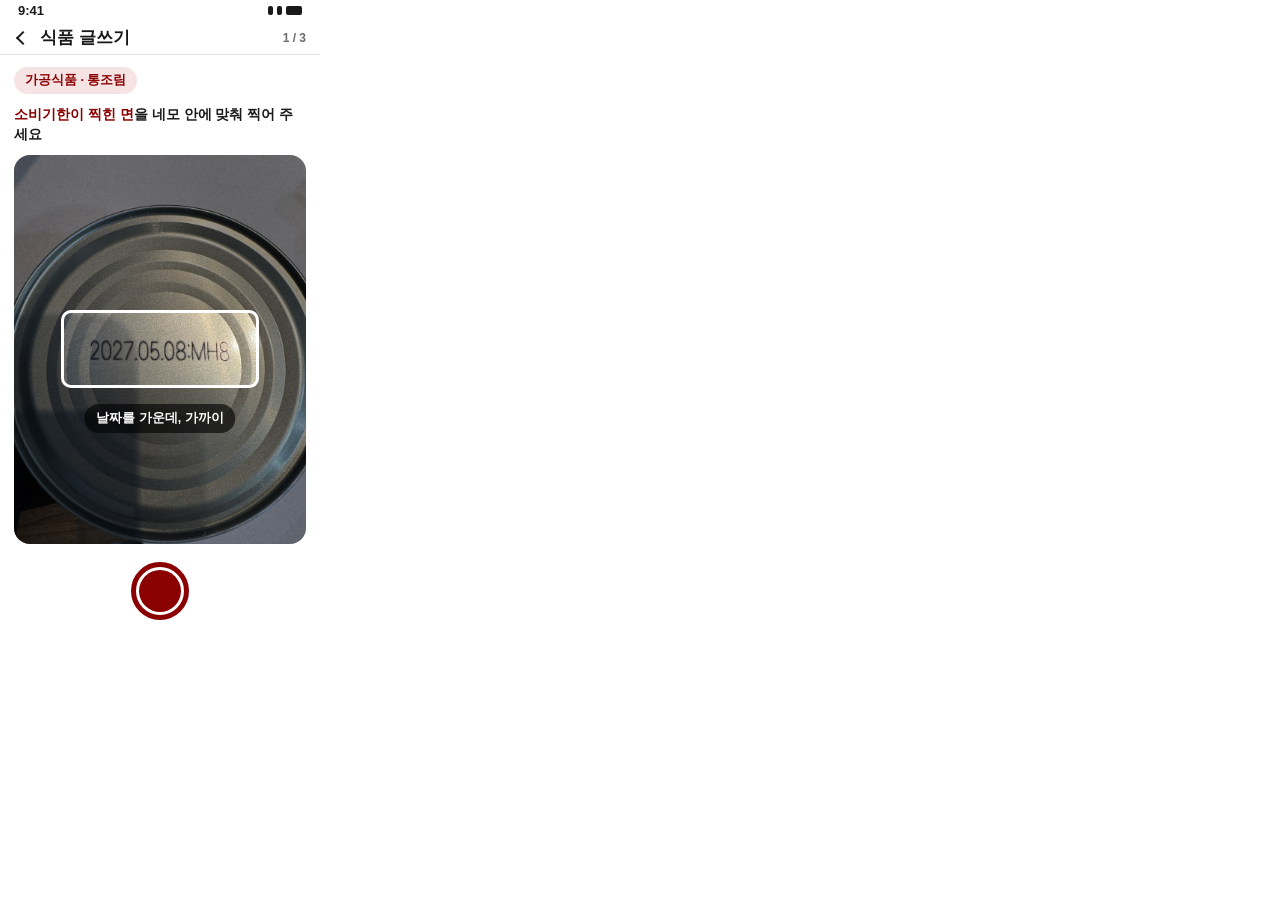
<file: 발표/src/mockup/screen1_capture.html>
<!doctype html>
<html lang="ko"><head><meta charset="utf-8"><title>① 날짜면 촬영</title><link rel="stylesheet" href="style.css"></head>
<body>
<div class="phone">
  <div class="status"><span>9:41</span><span class="dots"><i class="s"></i><i class="s"></i><i></i></span></div>
  <div class="bar"><span class="back"></span>식품 글쓰기<span class="step">1 / 3</span></div>
  <div class="body">
    <div><span class="chip">가공식품 · 통조림</span></div>
    <div class="hint"><b>소비기한이 찍힌 면</b>을 네모 안에 맞춰 찍어 주세요</div>
    <div class="finder">
      <img src="photo.jpg" alt="">
      <div class="guide" style="left:16%; top:40%; width:68%; height:20%"></div>
      <div class="tag" style="top:64%">날짜를 가운데, 가까이</div>
    </div>
    <div class="shutter"><span><i></i></span></div>
  </div>
</div>
</body></html>
</file>
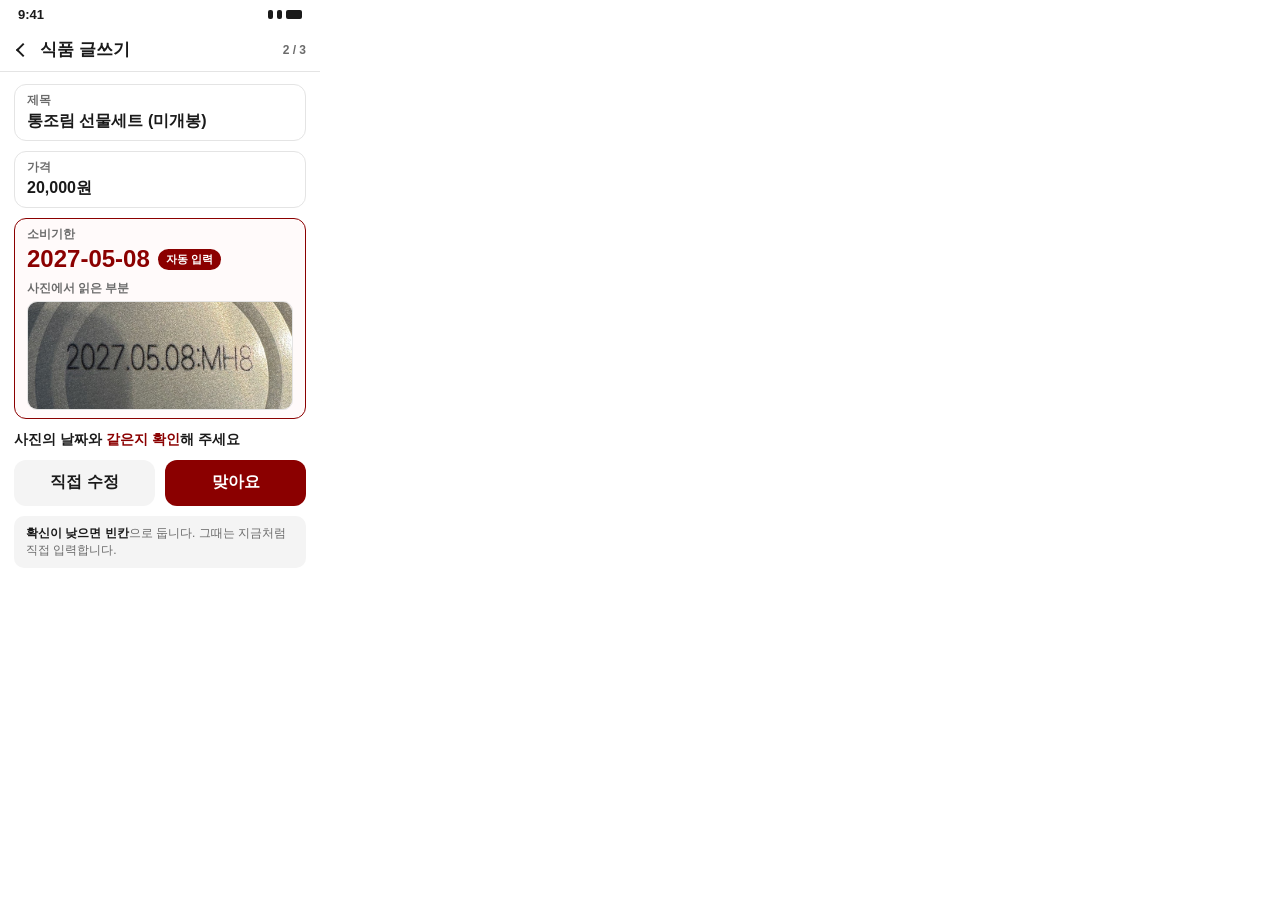
<file: 발표/src/mockup/screen2_confirm.html>
<!doctype html>
<html lang="ko"><head><meta charset="utf-8"><title>② 자동 입력 확인</title><link rel="stylesheet" href="style.css"></head>
<body>
<div class="phone">
  <div class="status"><span>9:41</span><span class="dots"><i class="s"></i><i class="s"></i><i></i></span></div>
  <div class="bar"><span class="back"></span>식품 글쓰기<span class="step">2 / 3</span></div>
  <div class="body">
    <div class="field"><label>제목</label><div class="v">통조림 선물세트 (미개봉)</div></div>
    <div class="field"><label>가격</label><div class="v">20,000원</div></div>
    <div class="field auto">
      <label>소비기한</label>
      <div class="v">2027-05-08 <span class="badge">자동 입력</span></div>
      <div class="cap">사진에서 읽은 부분</div>
      <div class="crop"><img src="date_crop.jpg" alt=""></div>
    </div>
    <div class="hint">사진의 날짜와 <b>같은지 확인</b>해 주세요</div>
    <div class="row"><div class="btn ghost">직접 수정</div><div class="btn primary">맞아요</div></div>
    <div class="note"><b>확신이 낮으면 빈칸</b>으로 둡니다. 그때는 지금처럼 직접 입력합니다.</div>
  </div>
</div>
</body></html>
</file>
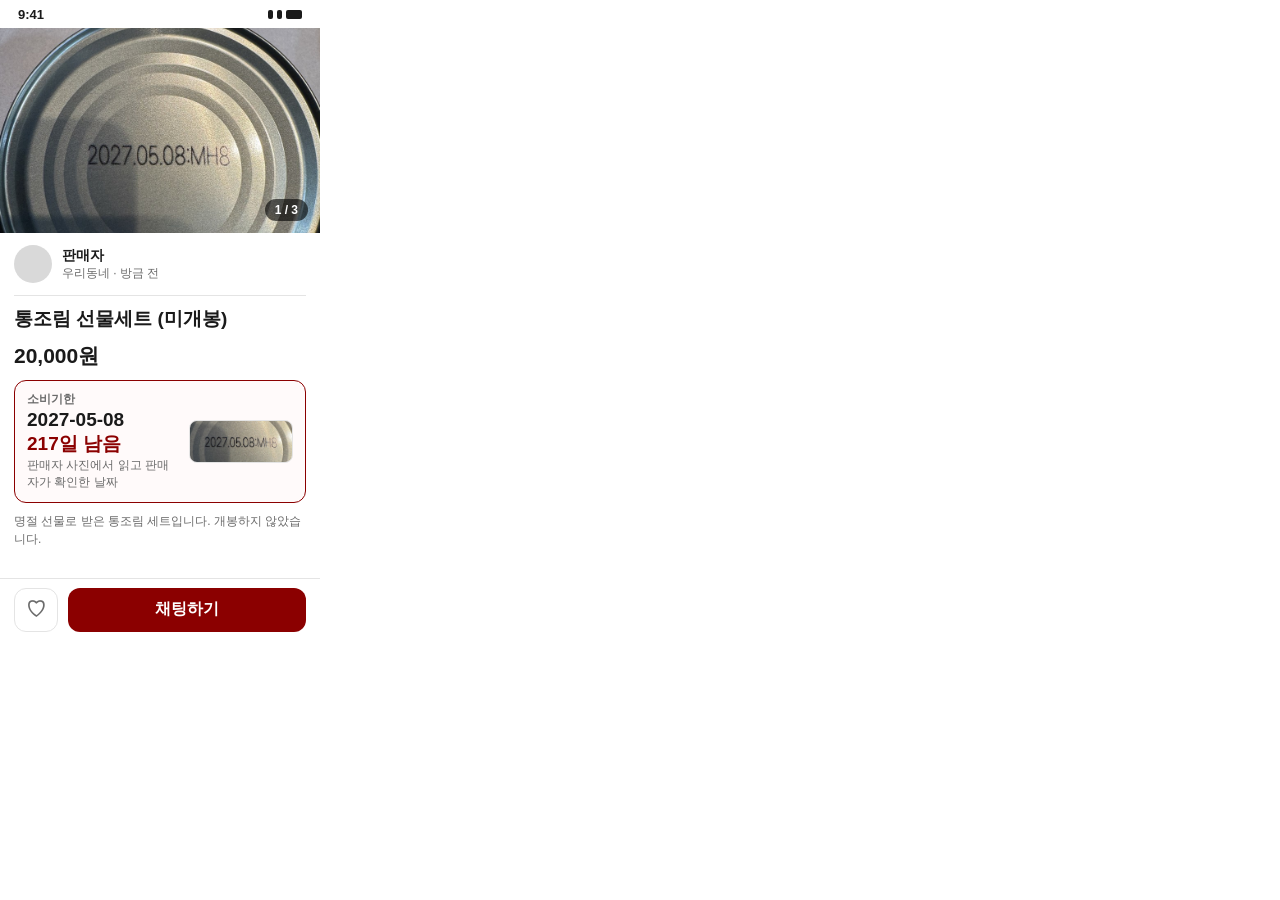
<file: 발표/src/mockup/screen3_listing.html>
<!doctype html>
<html lang="ko"><head><meta charset="utf-8"><title>③ 게시글</title><link rel="stylesheet" href="style.css"></head>
<body>
<div class="phone">
  <div class="status"><span>9:41</span><span class="dots"><i class="s"></i><i class="s"></i><i></i></span></div>
  <div class="hero"><img src="item.jpg" alt=""><span class="cnt">1 / 3</span></div>
  <div class="body">
    <div class="seller"><span class="av"></span><div><div class="n">판매자</div><div class="r">우리동네 · 방금 전</div></div></div>
    <div class="title">통조림 선물세트 (미개봉)</div>
    <div class="price">20,000원</div>
    <div class="exp">
      <div class="t">
        <div class="k">소비기한</div>
        <div class="d">2027-05-08<br><b>217일 남음</b></div>
        <div class="small">판매자 사진에서 읽고 판매자가 확인한 날짜</div>
      </div>
      <div class="thumb"><img src="date_crop.jpg" alt=""></div>
    </div>
    <div class="small">명절 선물로 받은 통조림 세트입니다. 개봉하지 않았습니다.</div>
  </div>
  <div class="foot"><span class="heart">♡</span><div class="btn primary">채팅하기</div></div>
</div>
</body></html>
</file>
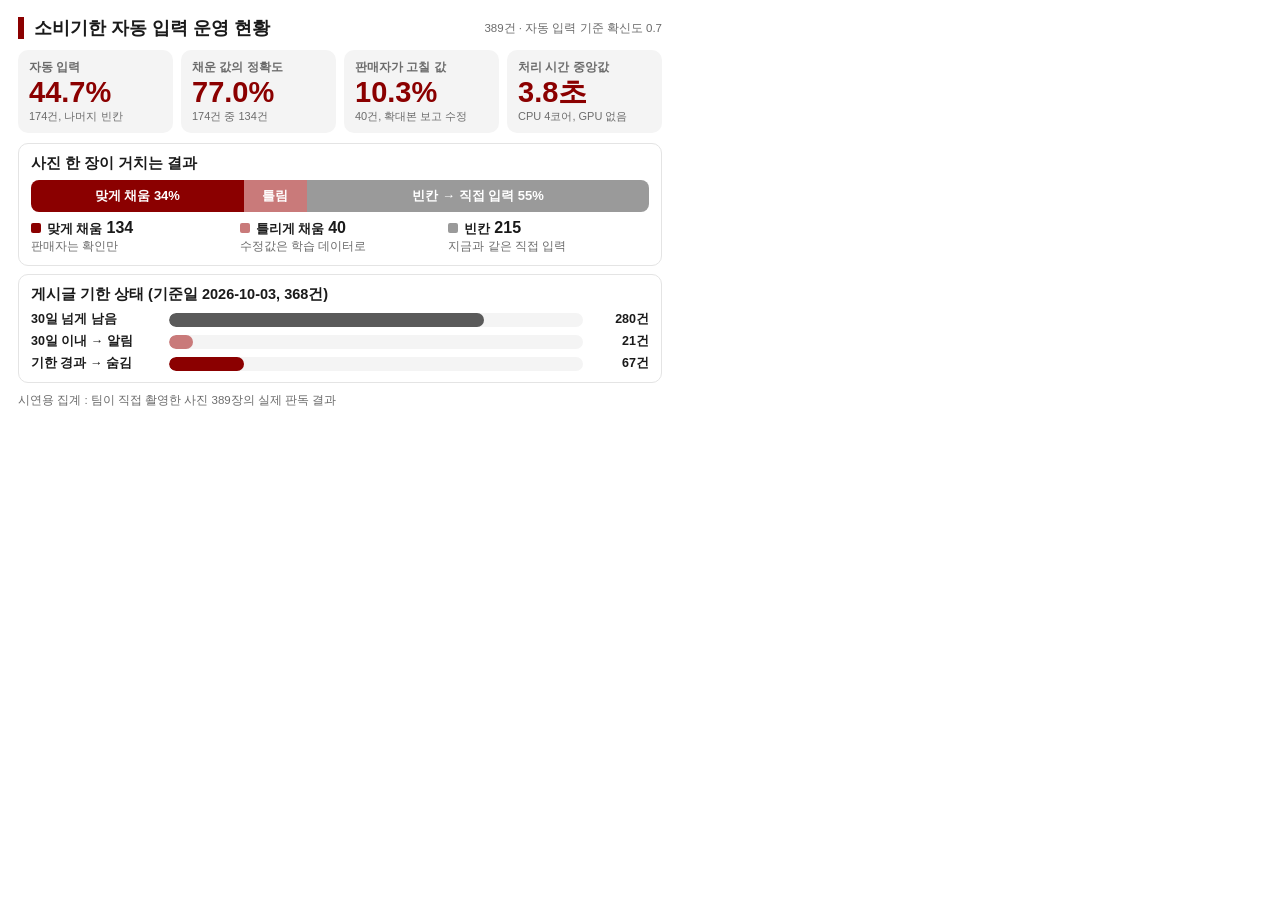
<file: 발표/src/mockup/screen4_dashboard.html>
<!doctype html>
<html lang="ko"><head><meta charset="utf-8"><title>④ 운영 대시보드</title><link rel="stylesheet" href="style.css"></head>
<body>
<!-- 수치는 전부 results/debug_custom389_2026-09-28.csv (직접 촬영 389장) 와 라벨에서 계산. 기준일 2026-10-03, 자동 입력 기준 확신도 0.7 -->
<div class="dash">
  <h1>소비기한 자동 입력 운영 현황<span>389건 · 자동 입력 기준 확신도 0.7</span></h1>
  <div class="kpis">
    <div class="kpi"><div class="k">자동 입력</div><div class="n">44.7%</div><div class="s">174건, 나머지 빈칸</div></div>
    <div class="kpi"><div class="k">채운 값의 정확도</div><div class="n">77.0%</div><div class="s">174건 중 134건</div></div>
    <div class="kpi"><div class="k">판매자가 고칠 값</div><div class="n">10.3%</div><div class="s">40건, 확대본 보고 수정</div></div>
    <div class="kpi"><div class="k">처리 시간 중앙값</div><div class="n">3.8초</div><div class="s">CPU 4코어, GPU 없음</div></div>
  </div>
  <div class="cols">
    <div class="panel">
      <h2>사진 한 장이 거치는 결과</h2>
      <div class="stack">
        <div style="width:34.4%; background:#8B0000">맞게 채움 34%</div>
        <div style="width:10.3%; background:#C97A7A">틀림</div>
        <div style="width:55.3%; background:#9A9A9A">빈칸 → 직접 입력 55%</div>
      </div>
      <div class="legend">
        <div><i style="background:#8B0000"></i>맞게 채움<b>134</b><br><span>판매자는 확인만</span></div>
        <div><i style="background:#C97A7A"></i>틀리게 채움<b>40</b><br><span>수정값은 학습 데이터로</span></div>
        <div><i style="background:#9A9A9A"></i>빈칸<b>215</b><br><span>지금과 같은 직접 입력</span></div>
      </div>
    </div>
    <div class="panel">
      <h2>게시글 기한 상태 (기준일 2026-10-03, 368건)</h2>
      <div class="list">
        <div class="li"><span class="nm">30일 넘게 남음</span><span class="bar2"><i style="width:76.1%; background:#5A5A5A"></i></span><span class="v">280건</span></div>
        <div class="li"><span class="nm">30일 이내 → 알림</span><span class="bar2"><i style="width:5.7%; background:#C97A7A"></i></span><span class="v">21건</span></div>
        <div class="li"><span class="nm">기한 경과 → 숨김</span><span class="bar2"><i style="width:18.2%; background:#8B0000"></i></span><span class="v">67건</span></div>
      </div>
    </div>
  </div>
  <div class="src">시연용 집계 : 팀이 직접 촬영한 사진 389장의 실제 판독 결과</div>
</div>
</body></html>
</file>
<file: 발표/src/mockup/style.css>
/* 시연 화면 공통 스타일. 발표 자료와 같은 색(진한 빨강)·글꼴(Pretendard) */
:root { --red: #8B0000; --ink: #1A1A1A; --mute: #6B6B6B; --line: #E4E4E4; --card: #F4F4F4; --pink: #F6E3E3; --ok: #2E6B3A; }
* { box-sizing: border-box; margin: 0; padding: 0; }
body { font-family: "Pretendard", "Malgun Gothic", sans-serif; font-weight: 600; color: var(--ink); background: #fff; -webkit-font-smoothing: antialiased; }

/* 폰 화면 320 x 640 (슬라이드에 작게 들어가므로 글자를 상대적으로 크게) */
.phone { width: 320px; height: 640px; display: flex; flex-direction: column; overflow: hidden; background: #fff; }
.status { height: 28px; padding: 0 18px; display: flex; align-items: center; justify-content: space-between; font-size: 13px; font-weight: 700; }
.status .dots { display: flex; gap: 4px; align-items: center; }
.status .dots i { display: block; width: 16px; height: 9px; border-radius: 2px; background: var(--ink); }
.status .dots i.s { width: 5px; height: 9px; }
.bar { height: 44px; padding: 0 14px; display: flex; align-items: center; gap: 12px; border-bottom: 1px solid var(--line); font-size: 17px; font-weight: 700; }
.bar .back { width: 10px; height: 10px; border-left: 2.5px solid var(--ink); border-bottom: 2.5px solid var(--ink); transform: rotate(45deg); margin-left: 4px; }
.bar .step { margin-left: auto; font-size: 12px; color: var(--mute); }
.body { flex: 1; padding: 12px 14px; display: flex; flex-direction: column; gap: 10px; }
.chip { display: inline-block; padding: 5px 11px; border-radius: 999px; background: var(--pink); color: var(--red); font-size: 12.5px; font-weight: 700; }
.hint { font-size: 14px; line-height: 1.45; }
.hint b { color: var(--red); }
.small { font-size: 12px; color: var(--mute); line-height: 1.45; font-weight: 500; }
.btn { height: 46px; border-radius: 12px; display: flex; align-items: center; justify-content: center; font-size: 16px; font-weight: 700; }
.btn.primary { background: var(--red); color: #fff; }
.btn.ghost { background: var(--card); color: var(--ink); }
.row { display: flex; gap: 10px; }
.row > * { flex: 1; }

/* 촬영 화면 */
.finder { position: relative; flex: 1; border-radius: 16px; overflow: hidden; background: #000; }
.finder img { width: 100%; height: 100%; object-fit: cover; display: block; }
.finder .guide { position: absolute; border: 3px solid #fff; border-radius: 10px; box-shadow: 0 0 0 2000px rgba(0,0,0,.38); }
.finder .tag { position: absolute; left: 50%; transform: translateX(-50%); padding: 6px 12px; border-radius: 999px; background: rgba(0,0,0,.62); color: #fff; font-size: 12.5px; white-space: nowrap; }
.shutter { height: 74px; display: flex; align-items: center; justify-content: center; }
.shutter span { width: 58px; height: 58px; border-radius: 50%; border: 5px solid var(--red); display: flex; align-items: center; justify-content: center; }
.shutter span i { width: 42px; height: 42px; border-radius: 50%; background: var(--red); display: block; }

/* 입력 화면 */
.field { border: 1.5px solid var(--line); border-radius: 12px; padding: 8px 12px; }
.field label { display: block; font-size: 11.5px; color: var(--mute); margin-bottom: 3px; }
.field .v { font-size: 16px; }
.field.auto { border-color: var(--red); background: #FFFAFA; }
.field.auto .v { font-size: 24px; font-weight: 700; color: var(--red); display: flex; align-items: center; gap: 8px; }
.badge { font-size: 11px; font-weight: 700; padding: 3px 8px; border-radius: 999px; background: var(--red); color: #fff; }
.crop { border-radius: 10px; overflow: hidden; border: 1px solid var(--line); }
.crop img { width: 100%; display: block; }
.cap { font-size: 11.5px; color: var(--mute); margin: 8px 0 5px; }
.note { background: var(--card); border-radius: 10px; padding: 9px 12px; font-size: 12px; line-height: 1.45; color: var(--mute); font-weight: 500; }
.note b { color: var(--ink); font-weight: 700; }

/* 게시글 화면 */
.hero { height: 205px; overflow: hidden; background: #ddd; position: relative; }
.hero img { width: 100%; height: 100%; object-fit: cover; display: block; }
.hero .cnt { position: absolute; right: 12px; bottom: 12px; padding: 4px 10px; border-radius: 999px; background: rgba(0,0,0,.6); color: #fff; font-size: 12px; }
.seller { display: flex; align-items: center; gap: 10px; padding-bottom: 12px; border-bottom: 1px solid var(--line); }
.seller .av { width: 38px; height: 38px; border-radius: 50%; background: #D9D9D9; }
.seller .n { font-size: 14px; }
.seller .r { font-size: 12px; color: var(--mute); font-weight: 500; }
.title { font-size: 19px; font-weight: 700; }
.price { font-size: 21px; font-weight: 800; }
.exp { border: 1.5px solid var(--red); border-radius: 12px; padding: 11px 12px; display: flex; gap: 12px; align-items: center; background: #FFFAFA; }
.exp .t { flex: 1; }
.exp .k { font-size: 11.5px; color: var(--mute); }
.exp .d { font-size: 19px; font-weight: 700; margin: 1px 0; line-height: 1.25; }
.exp .d b { color: var(--red); }
.exp .thumb { width: 104px; border-radius: 8px; overflow: hidden; border: 1px solid var(--line); }
.exp .thumb img { width: 100%; display: block; }
.foot { height: 62px; border-top: 1px solid var(--line); padding: 8px 14px; display: flex; gap: 10px; align-items: center; }
.foot .heart { width: 44px; height: 44px; border-radius: 12px; border: 1.5px solid var(--line); display: flex; align-items: center; justify-content: center; font-size: 20px; color: var(--mute); }
.foot .btn { flex: 1; height: 44px; }

/* 운영 대시보드 680 x 410 */
.dash { width: 680px; height: 410px; padding: 16px 18px; display: flex; flex-direction: column; gap: 10px; background: #fff; }
.dash h1 { font-size: 18px; font-weight: 700; display: flex; align-items: center; gap: 10px; }
.dash h1:before { content: ""; width: 6px; height: 22px; background: var(--red); display: block; }
.dash h1 span { margin-left: auto; font-size: 11.5px; color: var(--mute); font-weight: 500; }
.kpis { display: grid; grid-template-columns: repeat(4, 1fr); gap: 8px; }
.kpi { background: var(--card); border-radius: 10px; padding: 9px 11px; }
.kpi .k { font-size: 12px; color: var(--mute); }
.kpi .n { font-size: 29px; font-weight: 800; color: var(--red); line-height: 1.15; }
.kpi .s { font-size: 11px; color: var(--mute); font-weight: 500; }
.cols { display: flex; flex-direction: column; gap: 8px; }
.panel { border: 1.5px solid var(--line); border-radius: 10px; padding: 10px 12px; display: flex; flex-direction: column; gap: 7px; }
.panel h2 { font-size: 14.5px; font-weight: 700; }
.stack { display: flex; height: 32px; border-radius: 8px; overflow: hidden; font-size: 13px; color: #fff; }
.stack div { display: flex; align-items: center; justify-content: center; white-space: nowrap; }
.legend { display: grid; grid-template-columns: 1fr 1fr 1fr; gap: 8px; font-size: 12.5px; }
.legend i { display: inline-block; width: 10px; height: 10px; border-radius: 2px; margin-right: 6px; }
.legend b { font-size: 16px; display: inline; margin: 0 6px 0 4px; }
.legend span { color: var(--mute); font-weight: 500; font-size: 12px; }
.list { display: flex; flex-direction: column; gap: 5px; font-size: 12.5px; }
.list .li { display: flex; align-items: center; gap: 10px; }
.list .li .nm { width: 128px; }
.list .li .bar2 { flex: 1; height: 14px; background: var(--card); border-radius: 7px; overflow: hidden; }
.list .li .bar2 i { display: block; height: 100%; border-radius: 7px; }
.list .li .v { width: 56px; text-align: right; font-weight: 700; }
.src { font-size: 11.5px; color: var(--mute); font-weight: 500; }
</file>
